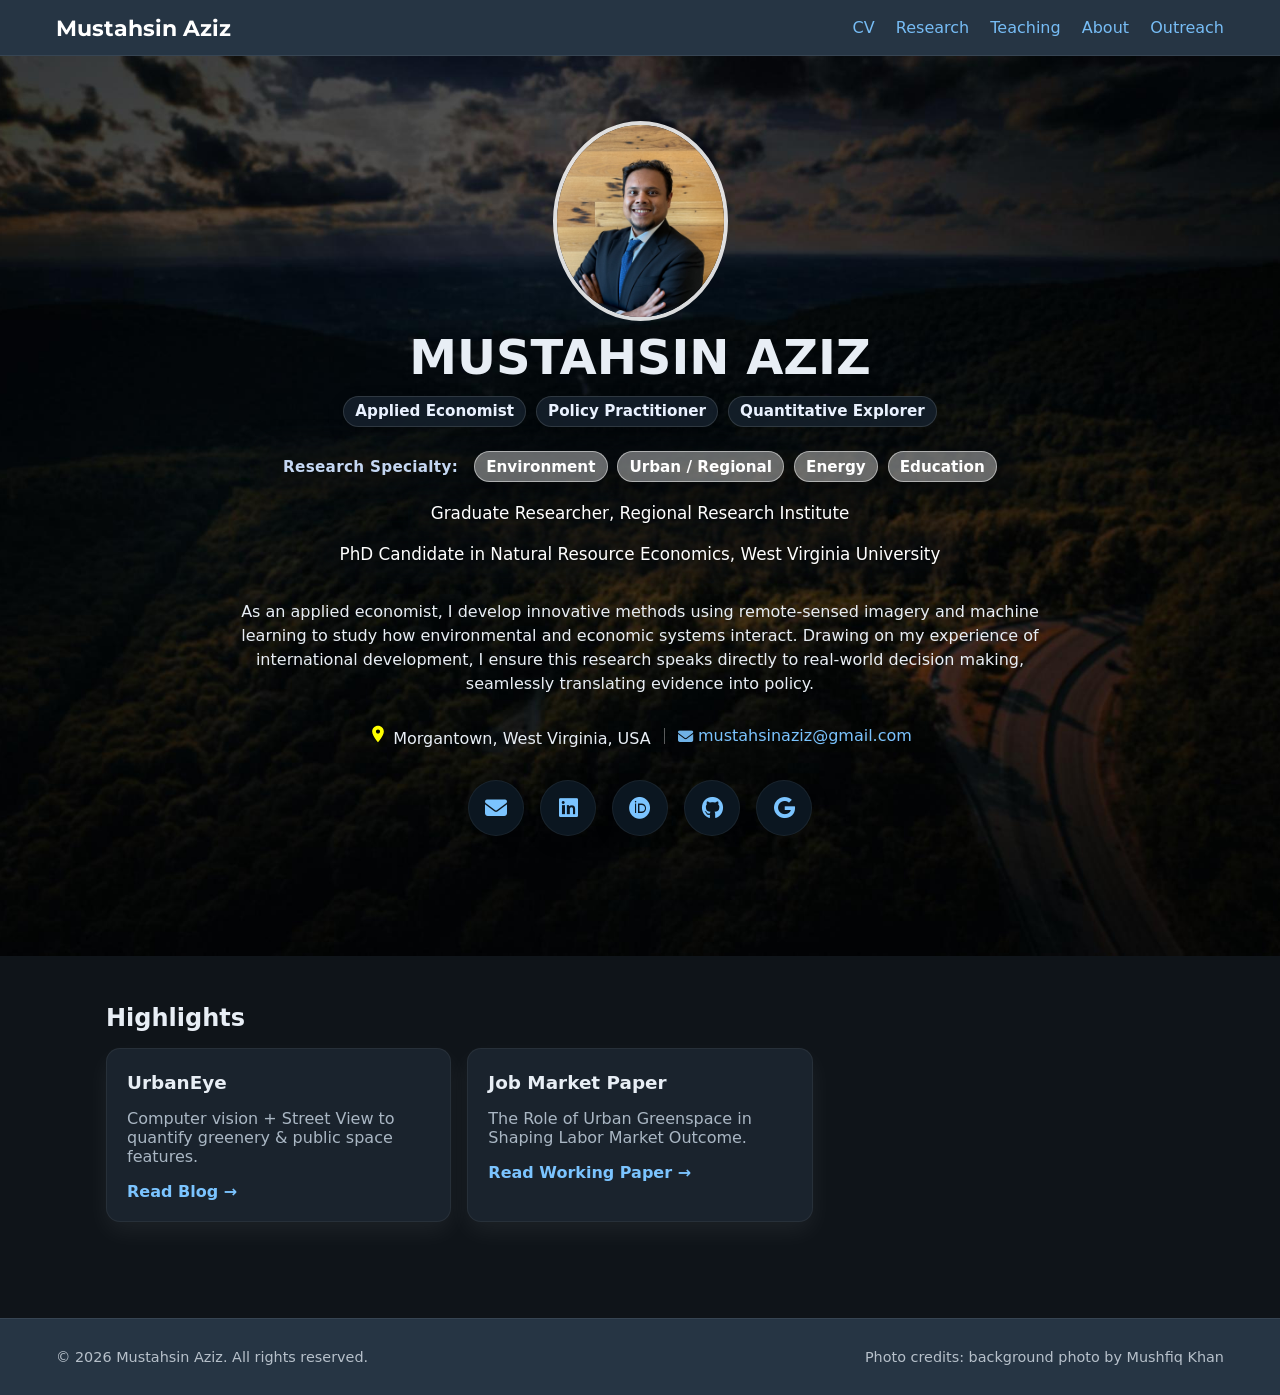
<file: index.html>
<!doctype html>
<html lang="en">



<head>
  <meta charset="utf-8">
  <meta name="viewport" content="width=device-width,initial-scale=1">
  <title>Mustahsin Aziz — Home</title>
  <link rel="stylesheet" href="https://cdnjs.cloudflare.com/ajax/libs/font-awesome/6.5.1/css/all.min.css" 
        integrity="sha512-DTOQO9RWCH3ppGqcWaEA1BIZOC6xxalwEsw9c2QQeAIftl+Vegovlnee1c9QX4TctnWMn13TZye+giMm8e2LwA==" 
        crossorigin="anonymous" referrerpolicy="no-referrer" />
<!-- Favicon -->
<link rel="icon" href="/favicon.ico" sizes="any">
<link rel="icon" type="image/png" href="/favicon.png" sizes="32x32">
<link rel="apple-touch-icon" href="/apple-touch-icon.png">
  <link rel="stylesheet" href="assets/styles.css">
</head>
<body>

<header class="site-header">
  <nav class="nav">
    <a class="brand" href="index.html">Mustahsin Aziz</a>
    <div class="links">
      <a href="cv.html">CV</a>
      <a href="portfolio.html">Research</a>
      <a href="contact.html">Teaching</a>
      <a href="about.html">About</a>
      <a href="blogs.html">Outreach</a>
    </div>
  </nav>
</header>

<main>
  <section class="hero">
    <div class="hero-inner">
      <img class="avatar" src="images/avatar.jpg" alt="Photo of Mustahsin Aziz (avatar)">
      <h1>MUSTAHSIN AZIZ</h1>
      <!-- Tags (no title) -->
      <div class="hero-tags">
        <span class="chip">Applied Economist</span>
        <span class="chip">Policy Practitioner</span>
        <span class="chip">Quantitative Explorer</span>
      </div>
      
      <!-- Research Specialty (with title) -->
      <div class="hero-specialties">
        <span class="label">Research Specialty:</span>
        <span class="chip ghost">Environment</span>
        <span class="chip ghost">Urban / Regional</span>
        <span class="chip ghost">Energy</span>
        <span class="chip ghost">Education</span>
      </div>
      
      <!-- Designations (no titles) -->
      <p class="hero-designation">Graduate Researcher, Regional Research Institute</p>
      <p class="hero-designation">PhD Candidate in Natural Resource Economics, West Virginia University</p>
      <div class="intro-panel">
        As an applied economist, I develop innovative methods using remote-sensed imagery and machine learning to study how environmental and economic systems interact. Drawing on my experience of international development, I ensure this research speaks directly to real-world decision making, seamlessly translating evidence into policy.
      </div>
      <div class="meta">
        <span>
          <svg xmlns="http://www.w3.org/2000/svg" width="20" height="20" viewBox="0 0 24 24" fill="yellow">
            <path d="M12 2C8.14 2 5 5.14 5 9c0 5.25 7 13 7 13s7-7.75 7-13c0-3.86-3.14-7-7-7zm0 9.5
                     c-1.38 0-2.5-1.12-2.5-2.5s1.12-2.5 2.5-2.5 2.5 1.12 2.5 2.5-1.12 2.5-2.5 2.5z"/>
          </svg>
          Morgantown, West Virginia, USA
        </span>
          <span class="email">
            <a href="mailto:yourname@email.com">mustahsinaziz@gmail.com</a>
          </span>
      </div> 
      
      <div class="social" aria-label="Social links">
        <a class="social-btn" href="mailto:mustahsniaziz@gmail.com" title="Email">
          <i class="fa-solid fa-envelope"></i>
        </a>
        <a class="social-btn" href="https://www.linkedin.com/in/mustahsinaziz" target="_blank" rel="noopener" title="LinkedIn">
          <i class="fa-brands fa-linkedin"></i>
        </a>
        <a class="social-btn" href="https://orcid.org/0000-0001-7702-624X" target="_blank" rel="noopener" title="ORCID">
          <i class="fa-brands fa-orcid"></i>
        </a>
        <a class="social-btn" href="https://github.com/MustahsinAziz" target="_blank" rel="noopener" title="GitHub">
          <i class="fa-brands fa-github"></i>
        </a>
        <!-- Font Awesome doesn't have Google Scholar; using Google icon as before -->
        <a class="social-btn" href="https://scholar.google.com/citations?user=brQG7xMAAAAJ&hl=en" target="_blank" rel="noopener" title="Google Scholar">
          <i class="fa-brands fa-google"></i>
        </a>
      </div>
    
      
  </section>

  <section class="section">
  <h2>Highlights</h2>
  <div class="grid">
    <article class="card">
      <h3>UrbanEye</h3>
      <p class="muted">Computer vision + Street View to quantify greenery & public space features.</p>
      <a class="link" href="assets/blogs/Aziz_urban_eye_blog1_1.pdf">Read Blog →</a>
    </article>

    <article class="card">
      <h3>Job Market Paper</h3>
      <p class="muted">The Role of Urban Greenspace in Shaping Labor Market Outcome.</p>
      <a class="link" href="assets/blogs/Aziz_JMP.pdf" target="_blank" rel="noopener">Read Working Paper →</a>
    </article>
  </div>
</section>
</main>

<footer class="site-footer">
  <div class="inner">
    <p class="small">© <span id="year"></span> Mustahsin Aziz. All rights reserved.</p>
    <p class="small">Photo credits: background photo by Mushfiq Khan</p>
  </div>
</footer>
<script src="assets/site.js"></script>

</body>
</html>
</file>
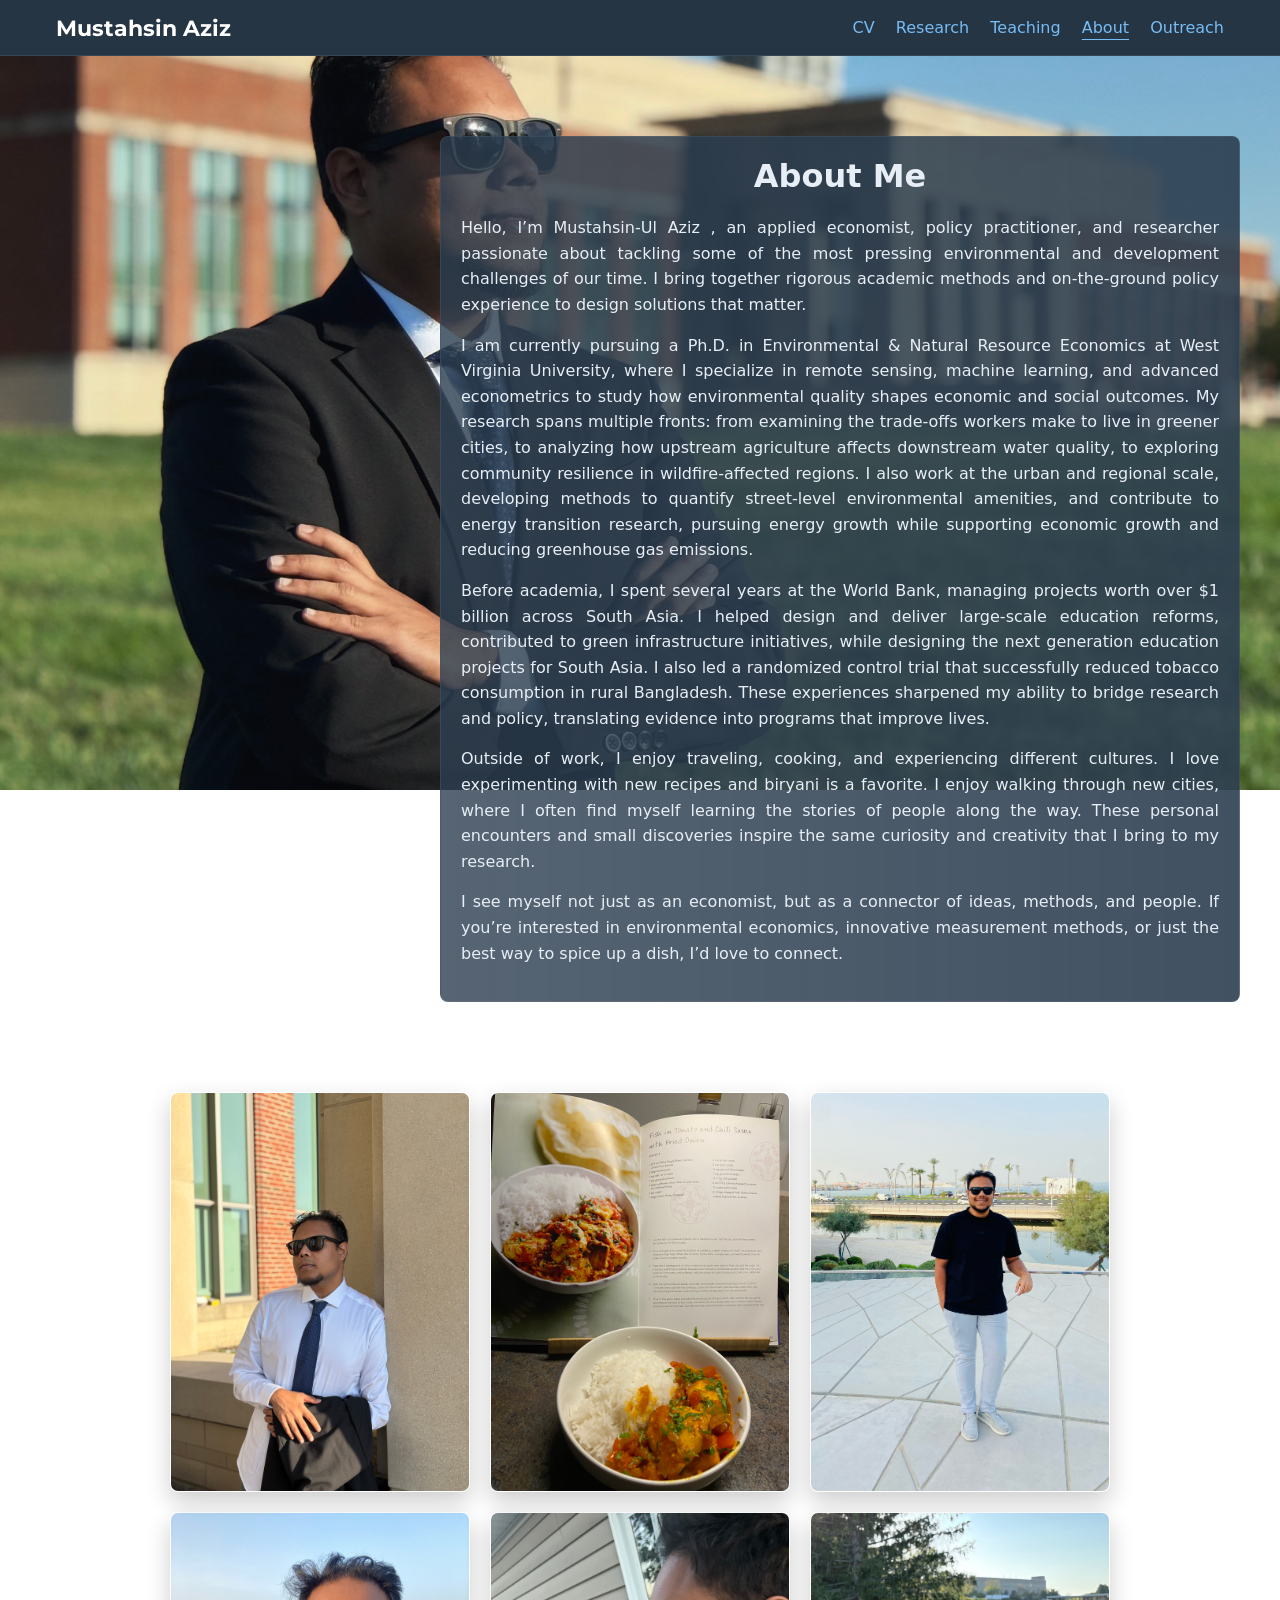
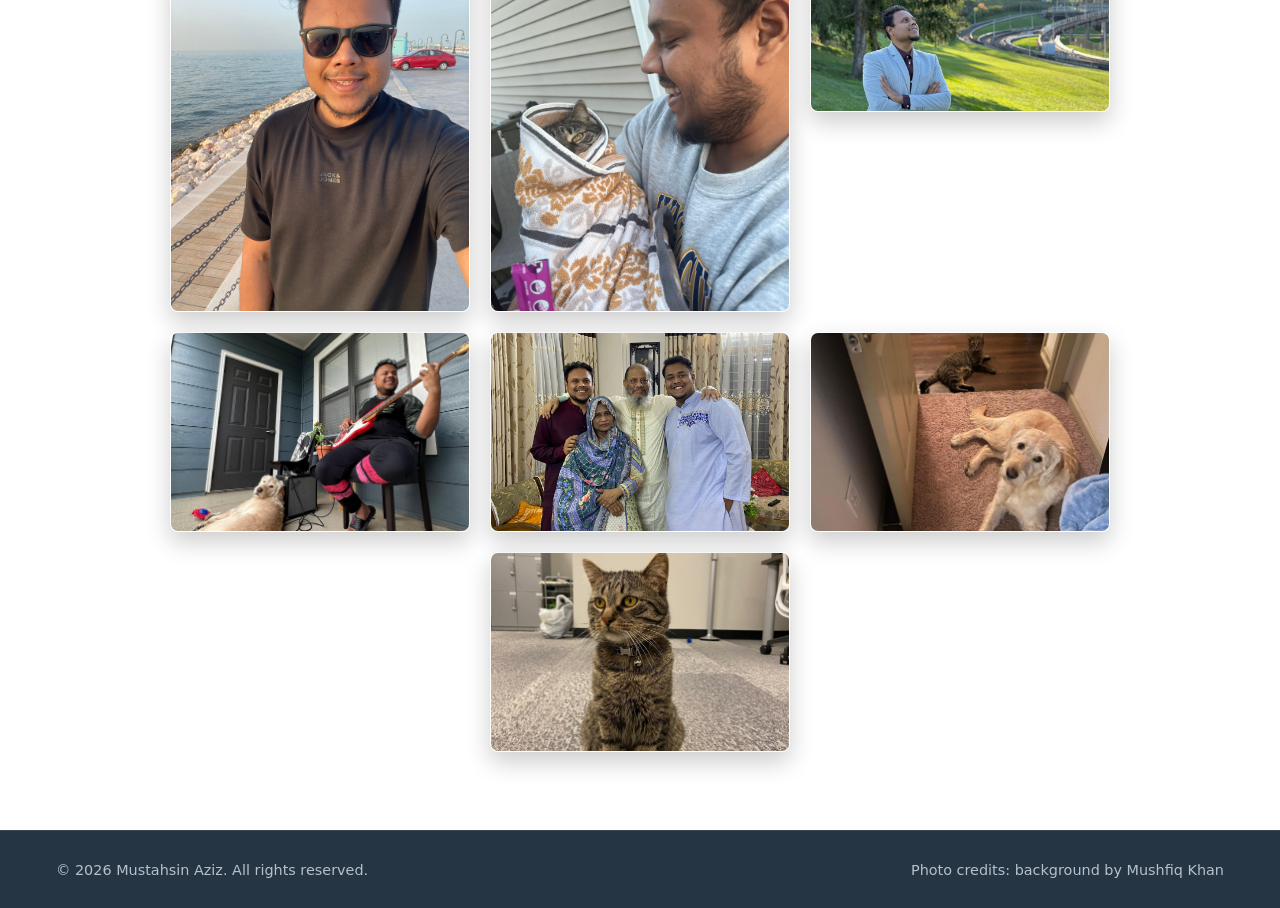
<file: about.html>
<!doctype html>
<html lang="en">
<head>
  <meta charset="utf-8">
  <meta name="viewport" content="width=device-width,initial-scale=1">
  <title>About — Mustahsin Aziz</title>
  <link rel="icon" href="/favicon.ico" sizes="any">
  <link rel="icon" type="image/png" href="/favicon.png" sizes="32x32">
  <link rel="apple-touch-icon" href="/apple-touch-icon.png">
  <link rel="stylesheet" href="assets/styles.css">
</head>
<body class="page-about">

  <!-- Page-wide overlay wrapper (enables scroll darkening) -->
  <div class="page-overlay" id="pageOverlay">

    <!-- Keep your global nav -->
    <header class="site-header">
      <nav class="nav">
        <a class="brand" href="index.html">Mustahsin Aziz</a>
        <div class="links">
          <a href="cv.html">CV</a>
          <a href="portfolio.html">Research</a>
          <a href="contact.html">Teaching</a>
          <a href="about.html" aria-current="page">About</a>
          <a href="blogs.html">Outreach</a>
          
        </div>
      </nav>
    </header>

    <main>
      <!-- About text panel (right side), matching personal.html -->
      <section class="about-section">
        <div class="about-text">
          <h2>About Me</h2>
          <p>Hello, I’m Mustahsin-Ul Aziz , an applied economist, policy practitioner, and researcher passionate about tackling some of the most pressing environmental and development challenges of our time. I bring together rigorous academic methods and on-the-ground policy experience to design solutions that matter.</p>
          <p>I am currently pursuing a Ph.D. in Environmental & Natural Resource Economics at West Virginia University, where I specialize in remote sensing, machine learning, and advanced econometrics to study how environmental quality shapes economic and social outcomes. My research spans multiple fronts: from examining the trade-offs workers make to live in greener cities, to analyzing how upstream agriculture affects downstream water quality, to exploring community resilience in wildfire-affected regions. I also work at the urban and regional scale, developing methods to quantify street-level environmental amenities, and contribute to energy transition research, pursuing energy growth while supporting economic growth and reducing greenhouse gas emissions.</p>
          <p>Before academia, I spent several years at the World Bank, managing projects worth over $1 billion across South Asia. I helped design and deliver large-scale education reforms, contributed to green infrastructure initiatives, while designing the next generation education projects for South Asia. I also led a randomized control trial that successfully reduced tobacco consumption in rural Bangladesh. These experiences sharpened my ability to bridge research and policy, translating evidence into programs that improve lives.</p>
          <p>Outside of work, I enjoy traveling, cooking, and experiencing different cultures. I love experimenting with new recipes and biryani is a favorite. I enjoy walking through new cities, where I often find myself learning the stories of people along the way. These personal encounters and small discoveries inspire the same curiosity and creativity that I bring to my research.</p>
          <p>I see myself not just as an economist, but as a connector of ideas, methods, and people. If you’re interested in environmental economics, innovative measurement methods, or just the best way to spice up a dish, I’d love to connect.</p>
        </div>
      </section>

      <!-- Photo grid + hover captions (same layout/behavior) -->
      <section class="photo-gallery">
        
        <div class="gallery-item tall">
          <img src="assets/personal/IMG_7236.jpg" alt="Post Presentation">
          <div class="caption-box"><div class="caption-text">Post Presentation</div></div>
        </div>

        <div class="gallery-item tall">
          <img src="assets/personal/IMG_6897.jpg" alt="Fish Dopiaza">
          <div class="caption-box"><div class="caption-text">Fish Dopiaza</div></div>
        </div>

        <div class="gallery-item tall">
          <img src="assets/personal/top1.jpg" alt="Doha">
          <div class="caption-box"><div class="caption-text">Doha</div></div>
        </div>

        <div class="gallery-item tall">
          <img src="assets/personal/IMG_6599.jpg" alt="Doha">
          <div class="caption-box"><div class="caption-text">Doha</div></div>
        </div>

        <div class="gallery-item tall">
          <img src="assets/personal/finn3.jpeg" alt="Finn">
          <div class="caption-box"><div class="caption-text">Finn</div></div>
        </div>

        <div class="gallery-item">
          <img src="assets/personal/IMG_7169.jpg" alt="Morgantown">
          <div class="caption-box"><div class="caption-text">Morgantown</div></div>
        </div>

        <div class="gallery-item">
          <img src="assets/personal/personal1.jpeg" alt="Bax and Bass">
          <div class="caption-box"><div class="caption-text">Bax and Bass</div></div>
        </div>
        
        <div class="gallery-item">
          <img src="assets/personal/IMG_6513.jpg" alt="My Family">
          <div class="caption-box"><div class="caption-text">My Family</div></div>
        </div>

        <div class="gallery-item">
          <img src="assets/personal/personal2.jpeg" alt="Bax and Finn">
          <div class="caption-box"><div class="caption-text">Bax and Finn</div></div>
        </div>

        <div class="gallery-item">
          <img src="assets/personal/personal3.jpeg" alt="Finn">
          <div class="caption-box"><div class="caption-text">Finn!</div></div>
        </div>
      </section>
    </main>

    <!-- Keep your global footer -->
    <footer class="site-footer">
      <div class="inner">
        <p class="small">© <span id="year"></span> Mustahsin Aziz. All rights reserved.</p>
        <p class="small">Photo credits: background by Mushfiq Khan</p>
      </div>
    </footer>

  </div><!-- /.page-overlay -->

  <!-- Page-specific scroll effect: darken overlay slightly when scrolled -->
  <script>
    const pageOverlay = document.getElementById('pageOverlay');
    window.addEventListener('scroll', () => {
      if (window.scrollY > 50) pageOverlay.classList.add('dark-overlay');
      else pageOverlay.classList.remove('dark-overlay');
    });
  </script>
  <script src="assets/site.js"></script>
</body>
</html>
</file>
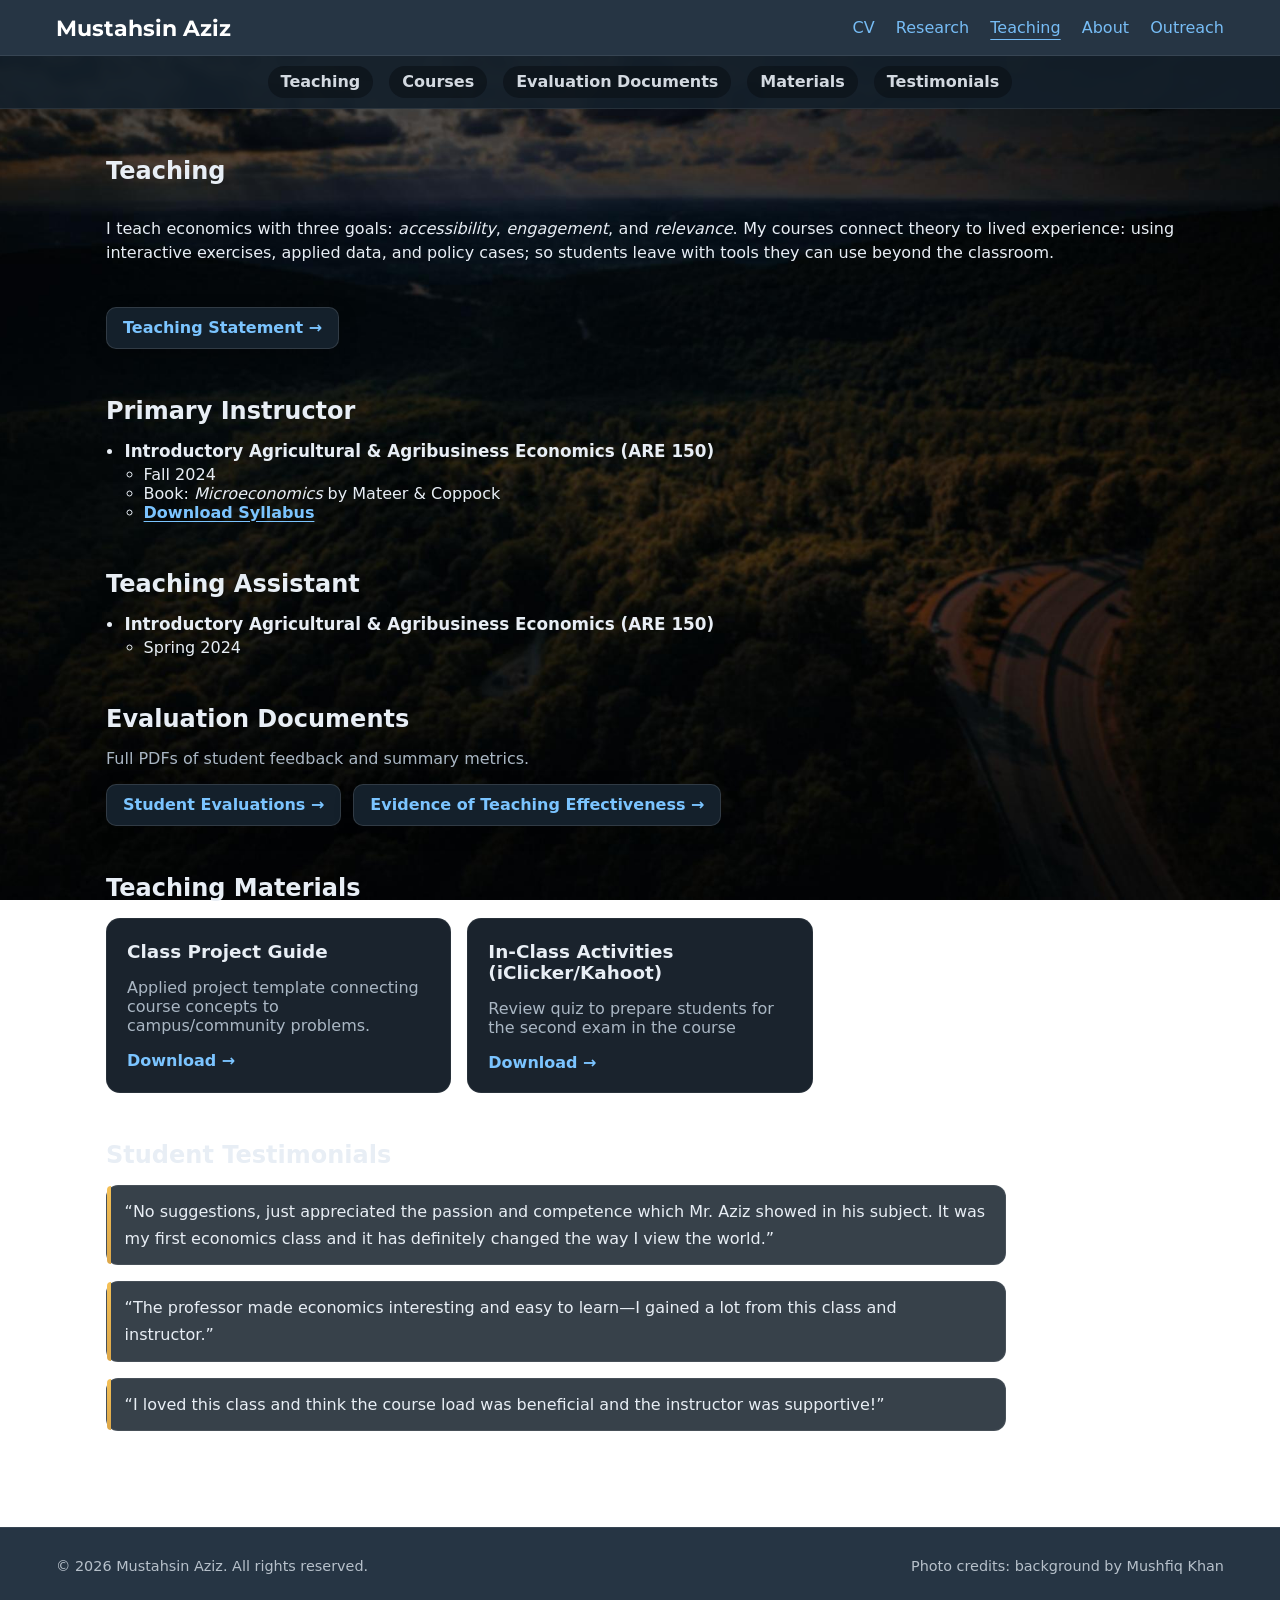
<file: contact.html>
<!doctype html>
<html lang="en">
<head>
  <meta charset="utf-8">
  <meta name="viewport" content="width=device-width,initial-scale=1">
  <title>Teaching — Mustahsin Aziz</title>
  <link rel="icon" href="/favicon.ico" sizes="any">
  <link rel="icon" type="image/png" href="/favicon.png" sizes="32x32">
  <link rel="apple-touch-icon" href="/apple-touch-icon.png">
  <link rel="stylesheet" href="assets/styles.css">
</head>
<body class="page-teaching">

<header class="site-header">
  <nav class="nav">
    <a class="brand" href="index.html">Mustahsin Aziz</a>
    <div class="links">
      <a href="cv.html">CV</a>
      <a href="portfolio.html">Research</a>
      <a href="contact.html" aria-current="page">Teaching</a>
      <a href="about.html">About</a>
      <a href="blogs.html">Outreach</a>
    </div>
  </nav>
</header>

<!-- Sub-nav -->
<nav class="subnav">
  <a href="#t-overview">Teaching</a>
  <a href="#t-courses">Courses</a>
  <a href="#t-evaldocs">Evaluation Documents</a>
  <a href="#t-materials">Materials</a>
  <a href="#t-testimonials">Testimonials</a>
</nav>

<main>

  <!-- ===== Overview ===== -->
  <section id="t-overview" class="section anchor-section">
    <h1>Teaching</h1>
    <p class="intro-panel teaching-intro">
      I teach economics with three goals: <em>accessibility</em>, <em>engagement</em>, and <em>relevance</em>.
      My courses connect theory to lived experience: using interactive exercises, applied data, and policy cases;
      so students leave with tools they can use beyond the classroom.
    </p>
    <p>
      <a class="btn-card" href="assets/teaching/Aziz_teaching_statement.pdf" target="_blank" rel="noopener">
        Teaching Statement →
      </a>
    </p>
   
  </section>

<!-- ===== Courses ===== -->
  <section id="t-courses" class="section anchor-section">
    <h1>Primary Instructor</h1>

    <ul class="course-list">
      <li>
        <h3> Introductory Agricultural & Agribusiness Economics (ARE 150)</h3>
        <ul>
          <li>Fall 2024</li>
          <li>Book: <em>Microeconomics</em> by Mateer &amp; Coppock</li>
          <li>
            <a class="link-download" href="assets/teaching/ARE_150_Syllabus_Aug24.pdf" target="_blank" rel="noopener">Download Syllabus</a>
          </li>
        </ul>
      </li>

  </section>

  <section id="t-courses" class="section anchor-section">
    <h1>Teaching Assistant</h1>

    <ul class="course-list">
      <li>
        <h3> Introductory Agricultural & Agribusiness Economics (ARE 150)</h3>
        <ul>
          <li>Spring 2024</li>
        </ul>
      </li>

  </section>

  <!-- ===== Evaluation Documents (buttons only) ===== -->
  <section id="t-evaldocs" class="section anchor-section">
    <h1>Evaluation Documents</h1>
    <p class="muted">Full PDFs of student feedback and summary metrics.</p>
    <div class="eval-actions">
      <a class="btn-card" href="assets/teaching/ARE_150_student_evals.pdf" target="_blank" rel="noopener">
        Student Evaluations →
      </a>
      <a class="btn-card" href="assets/teaching/Aziz_evidence_of_teaching_effectiveness.pdf" target="_blank" rel="noopener">
        Evidence of Teaching Effectiveness →
      </a>
    </div>
  </section>

  <!-- ===== Materials ===== -->
  <section id="t-materials" class="section anchor-section">
    <h1>Teaching Materials</h1>

    <div class="grid">
      <article class="card">
        <h3>Class Project Guide</h3>
        <p class="muted">Applied project template connecting course concepts to campus/community problems.</p>
        <a class="pub-link" href="assets/teaching/project_prompt_guide.pdf" target="_blank" rel="noopener">Download →</a>
      </article>

      <article class="card">
        <h3>In-Class Activities (iClicker/Kahoot)</h3>
        <p class="muted">Review quiz to prepare students for the second exam in the course</p>
        <a class="pub-link" href="assets/teaching/Exam 2 Review.pdf" target="_blank" rel="noopener">Download →</a>
      </article>
      
  </section>

  <!-- ===== Testimonials ===== -->
  <section id="t-testimonials" class="section anchor-section">
    <h1>Student Testimonials</h1>
    <div class="testimonials">
      <blockquote class="pull-quote">
        “No suggestions, just appreciated the passion and competence which Mr. Aziz showed in his subject.
        It was my first economics class and it has definitely changed the way I view the world.”
      </blockquote>

      <blockquote class="pull-quote">
        “The professor made economics interesting and easy to learn—I gained a lot from this class and instructor.”
      </blockquote>

      <blockquote class="pull-quote">
        “I loved this class and think the course load was beneficial and the instructor was supportive!”
      </blockquote>
    </div>
  </section>

</main>

<footer class="site-footer">
  <div class="inner">
    <p class="small">© <span id="year"></span> Mustahsin Aziz. All rights reserved.</p>
    <p class="small">Photo credits: background by Mushfiq Khan</p>
  </div>
</footer>

<script src="assets/site.js"></script>
</body>
</html>
</file>
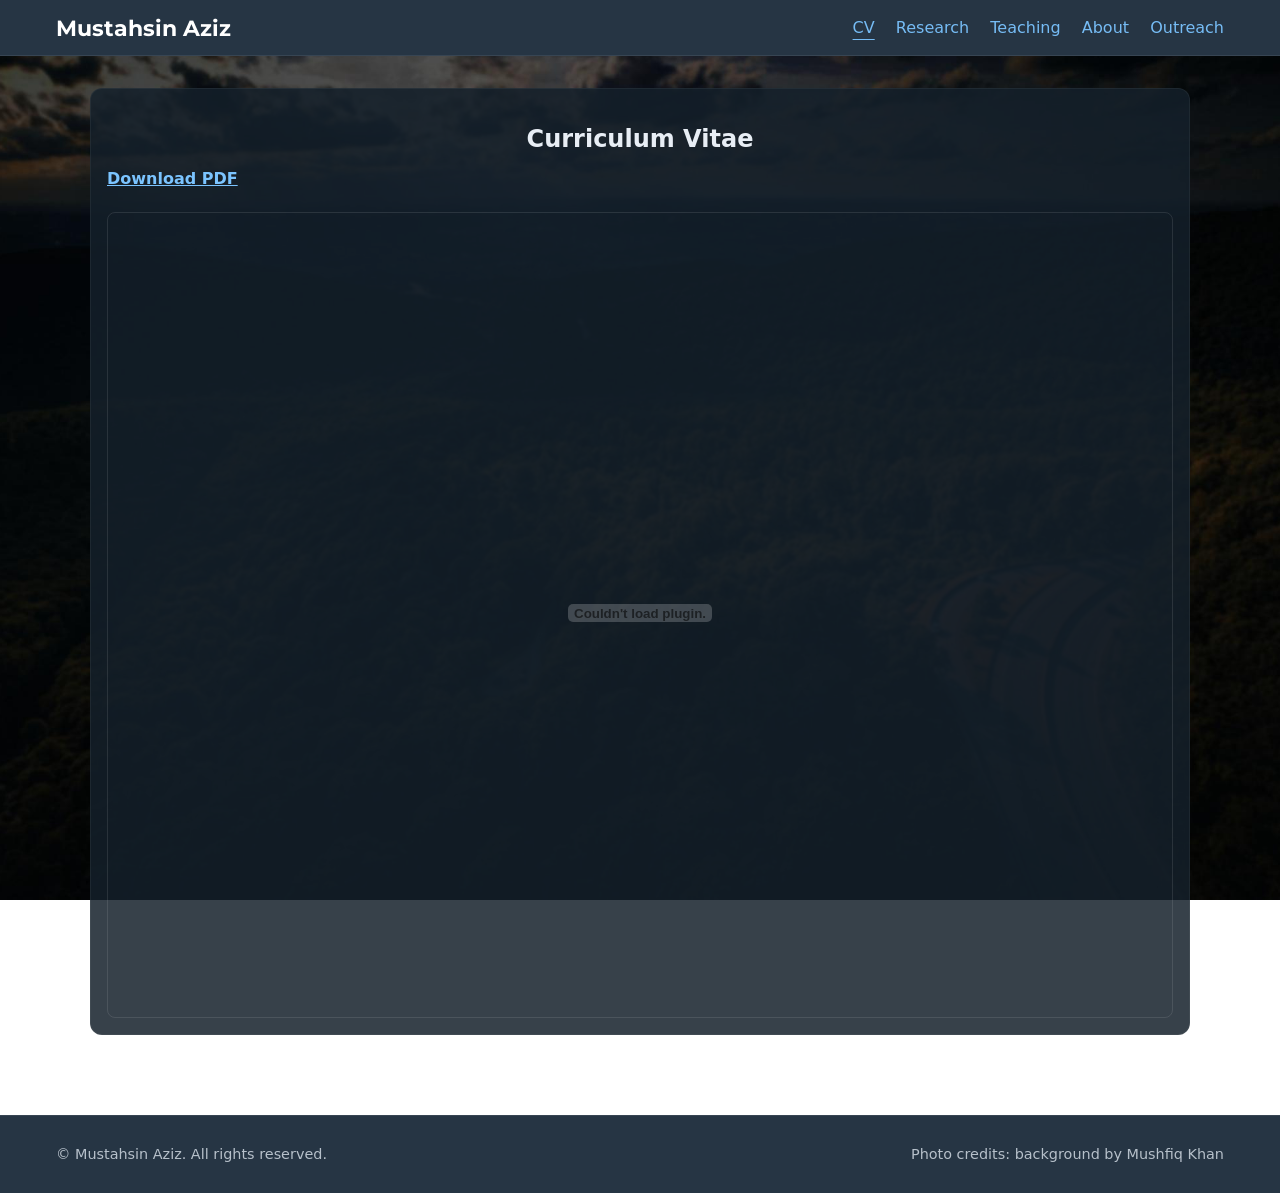
<file: cv.html>
<!doctype html>
<html lang="en">
<head>
  <meta charset="utf-8">
  <meta name="viewport" content="width=device-width,initial-scale=1">
  <title>Curriculum Vitae — Mustahsin Aziz</title>
  <link rel="icon" href="/favicon.ico" sizes="any">
  <link rel="icon" type="image/png" href="/favicon.png" sizes="32x32">
  <link rel="apple-touch-icon" href="/apple-touch-icon.png">
  <link rel="stylesheet" href="assets/styles.css">
</head>
<body class="page-cv">

  <!-- Header -->
  <header class="site-header">
    <nav class="nav">
      <a class="brand" href="index.html">Mustahsin Aziz</a>
      <div class="links">
        <a href="cv.html" aria-current="page">CV</a>
        <a href="portfolio.html">Research</a>
        <a href="contact.html">Teaching</a>
        <a href="about.html">About</a>
        <a href="blogs.html">Outreach</a>
        
      </div>
    </nav>
  </header>

  <!-- Main CV content -->
  <main>
    <section class="cv-section">
      <h1>Curriculum Vitae</h1>
      <p><a href="assets/personal/MustahsinAziz_CV.pdf" target="_blank">Download PDF</a></p>

      <!-- Embedded PDF -->
      <div class="cv-embed">
        <embed src="assets/personal/MustahsinAziz_CV.pdf" type="application/pdf" width="100%" height="800px">
      </div>
    </section>
  </main>

  <!-- Footer -->
  <footer class="site-footer">
    <div class="inner">
      <p class="small">© <span id="year"></span> Mustahsin Aziz. All rights reserved.</p>
      <p class="small">Photo credits: background by Mushfiq Khan</p>
    </div>
  </footer>

</body>
</html>
</file>
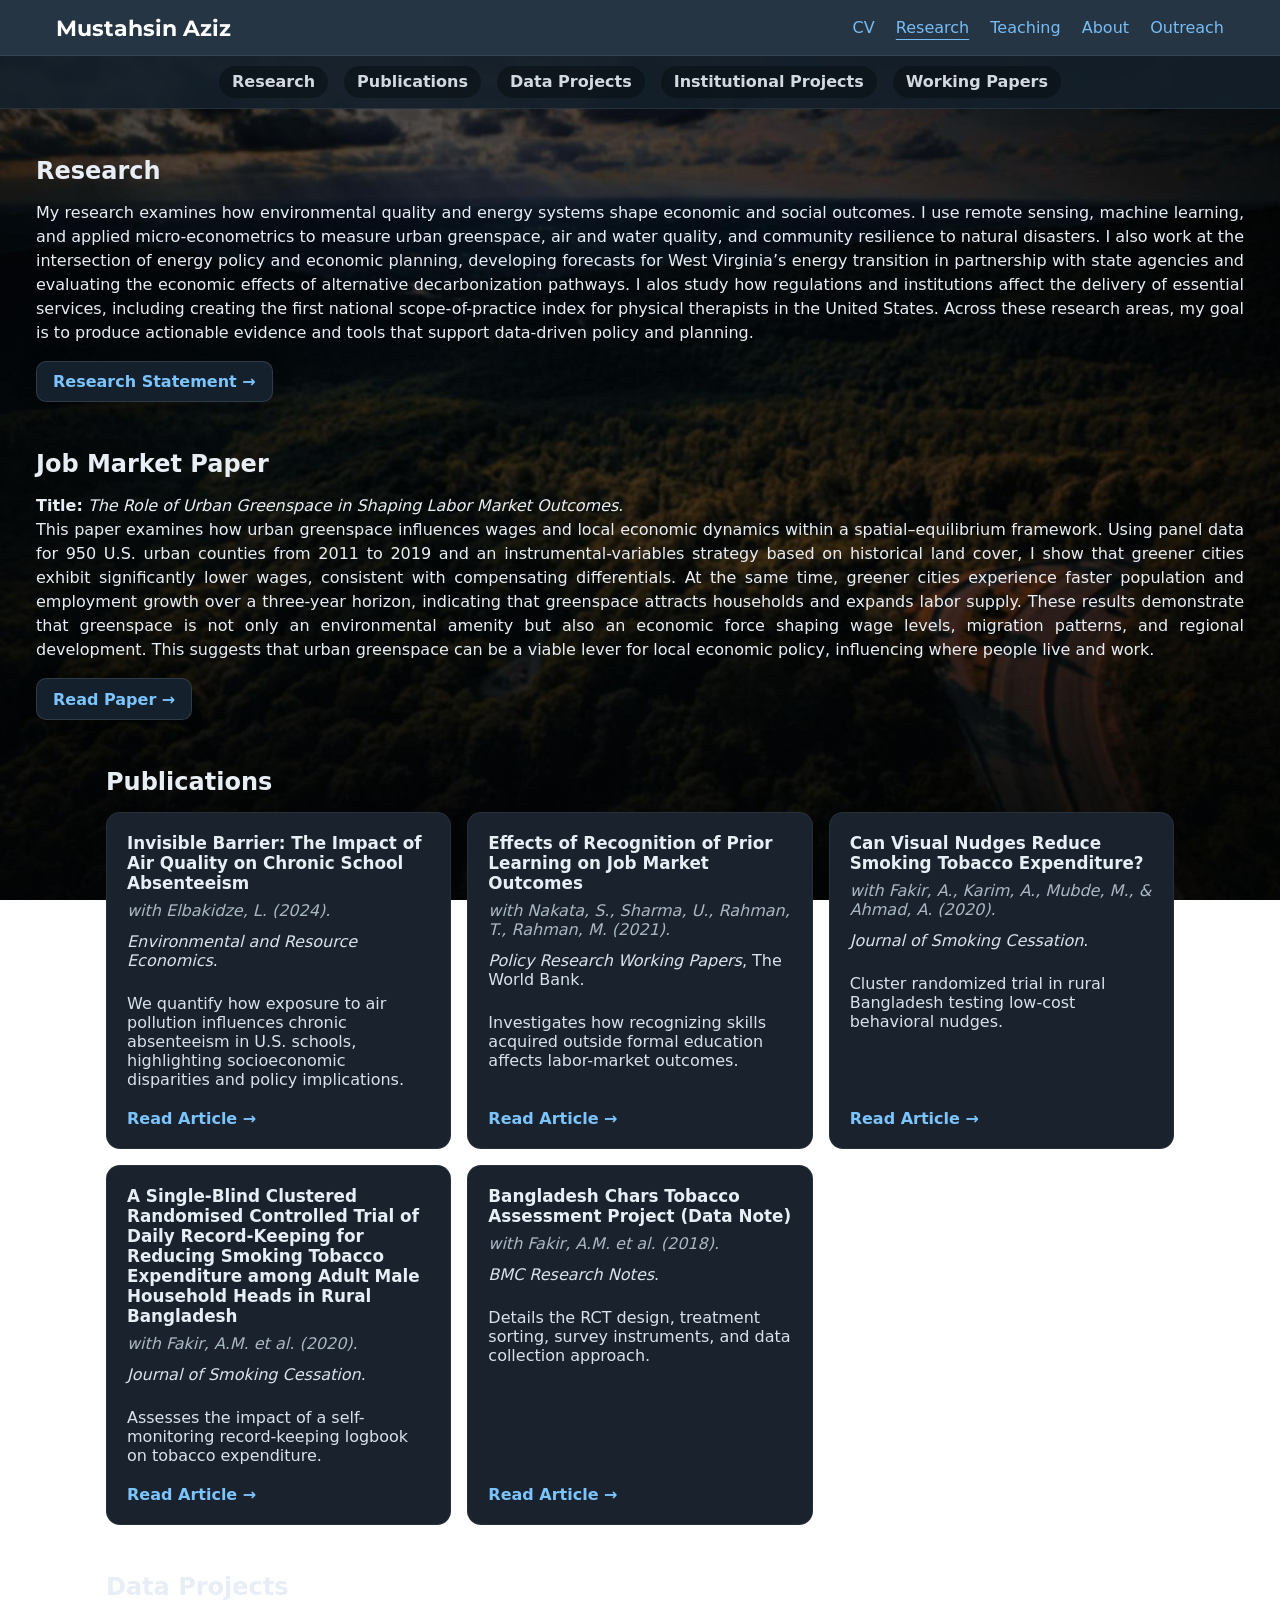
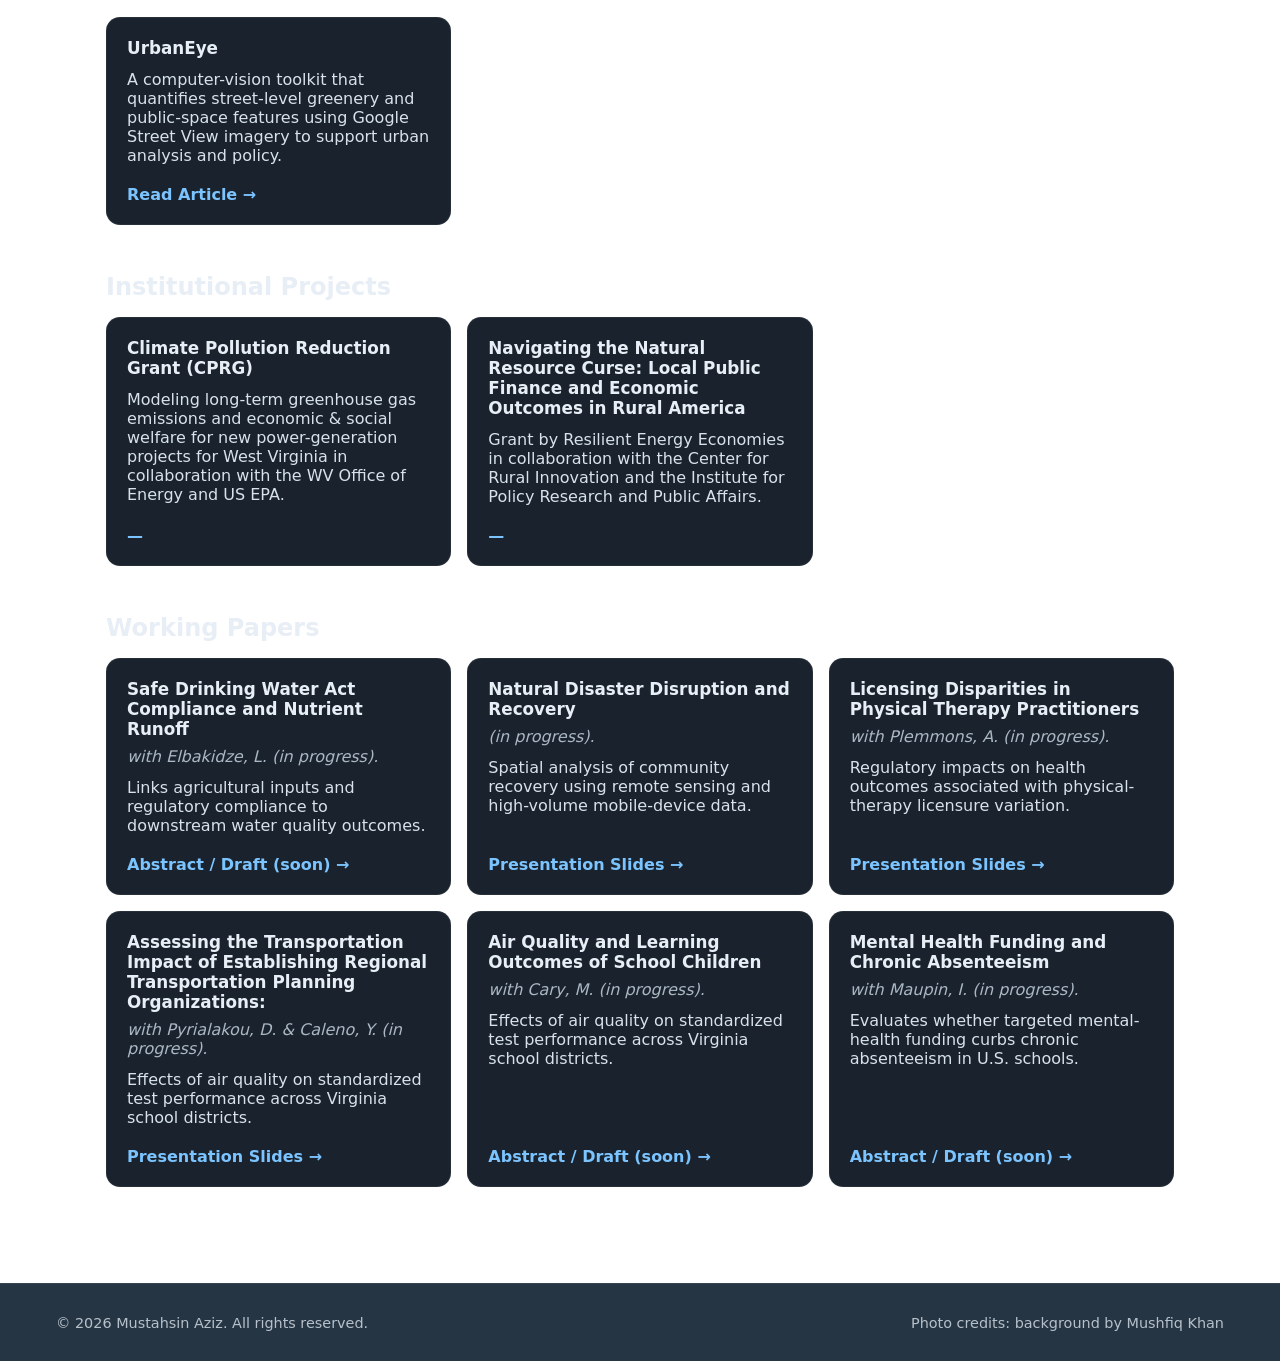
<file: portfolio.html>
<!doctype html>
<html lang="en">
<head>
  <meta charset="utf-8">
  <meta name="viewport" content="width=device-width,initial-scale=1">
  <title>Portfolio — Mustahsin Aziz</title>
  <link rel="icon" href="/favicon.ico" sizes="any">
  <link rel="icon" type="image/png" href="/favicon.png" sizes="32x32">
  <link rel="apple-touch-icon" href="/apple-touch-icon.png">
  <link rel="stylesheet" href="assets/styles.css">
</head>
<body class="page-portfolio">

<header class="site-header">
  <nav class="nav">
    <a class="brand" href="index.html">Mustahsin Aziz</a>
    <div class="links">
      <a href="cv.html">CV</a>
      <a href="portfolio.html" aria-current="page">Research</a>
      <a href="contact.html">Teaching</a>
      <a href="about.html">About</a>
      <a href="blogs.html">Outreach</a>
    </div>
  </nav>
</header>

<!-- Sub-nav (section bar) -->
<nav class="subnav">
  <a href="#overview">Research</a>
  <a href="#pubs">Publications</a>
  <a href="#data">Data Projects</a>
  <a href="#intproj">Institutional Projects</a>
  <a href="#working">Working Papers</a>
</nav>

<main>

  <!-- ===== Overview / Research intro ===== -->
  <section id="overview" class="section anchor-section">
    <h1>Research</h1>
    <p class="intro-panel">
      My research examines how environmental quality and energy systems shape economic and social outcomes. 
      I use remote sensing, machine learning, and applied micro-econometrics to measure urban greenspace, air and water quality, 
      and community resilience to natural disasters. I also work at the intersection of energy policy and economic planning, developing forecasts
      for West Virginia’s energy transition in partnership with state agencies and evaluating the economic effects of alternative decarbonization pathways. 
      I alos study how regulations and institutions affect the delivery of essential services, including creating the first national scope-of-practice index 
      for physical therapists in the United States. Across these research areas, my goal is to produce actionable evidence and tools that support 
      data-driven policy and planning.
    </p>
   <p>
      <a class="btn-card" href="assets/teaching/Mustahsin_Research_Statement.pdf" target="_blank" rel="noopener">
        Research Statement →
      </a>
    </p>
  </section>

<!-- ===== Job Market Paper ===== -->
<section id="jmp" class="section anchor-section jmp-section">
  <h1>Job Market Paper</h1>
  <p class="intro-panel jmp-intro">
    <strong>Title:</strong> <em>The Role of Urban Greenspace in Shaping Labor Market Outcomes</em>.<br>
    This paper examines how urban greenspace influences wages and local economic dynamics within a spatial–equilibrium framework.
    Using panel data for 950 U.S. urban counties from 2011 to 2019 and an instrumental-variables strategy based on historical land 
    cover, I show that greener cities exhibit significantly lower wages, consistent with compensating differentials. At the same time, 
    greener cities experience faster population and employment growth over a three-year horizon, indicating that greenspace attracts 
    households and expands labor supply. These results demonstrate that greenspace is not only an environmental amenity but also an 
    economic force shaping wage levels, migration patterns, and regional development. This suggests that urban greenspace can be a 
    viable lever for local economic policy, influencing where people live and work. 
  </p>
  <p>
    <a class="btn-card" href="assets/blogs/Aziz_JMP.pdf" target="_blank" rel="noopener">
      Read Paper →
    </a>
  </p>
</section>
  
  <!-- ===== Publications ===== -->
  <section id="pubs" class="section anchor-section">
    <h1>Publications</h1>
    <div class="pub-grid">

      <article class="pub-card">
        <h3 class="pub-title">Invisible Barrier: The Impact of Air Quality on Chronic School Absenteeism</h3>
        <p class="pub-citation"><i>with</i> Elbakidze, L. (2024).</p>
        <p class="pub-abstract"><em>Environmental and Resource Economics</em>.</p>
        <p class="pub-abstract">
          We quantify how exposure to air pollution influences chronic absenteeism in U.S. schools,
          highlighting socioeconomic disparities and policy implications.
        </p>
        <a class="pub-link" href="https://doi.org/10.1007/s10640-024-00943-1" target="_blank" rel="noopener">Read Article →</a>
      </article>

      <article class="pub-card">
        <h3 class="pub-title">Effects of Recognition of Prior Learning on Job Market Outcomes</h3>
        <p class="pub-citation">with Nakata, S., Sharma, U., Rahman, T., Rahman, M. (2021).</p>
        <p class="pub-abstract"><em>Policy Research Working Papers</em>, The World Bank.</p>
        <p class="pub-abstract">
          Investigates how recognizing skills acquired outside formal education affects labor-market outcomes.
        </p>
        <a class="pub-link" href="https://openknowledge.worldbank.org/entities/publication/1813-9450" target="_blank" rel="noopener">Read Article →</a>
      </article>

      <article class="pub-card">
        <h3 class="pub-title">Can Visual Nudges Reduce Smoking Tobacco Expenditure?</h3>
        <p class="pub-citation">with Fakir, A., Karim, A., Mubde, M., &amp; Ahmad, A. (2020).</p>
        <p class="pub-abstract"><em>Journal of Smoking Cessation</em>.</p>
        <p class="pub-abstract">Cluster randomized trial in rural Bangladesh testing low-cost behavioral nudges.</p>
        <a class="pub-link" href="https://doi.org/10.1017/jsc.2020.20" target="_blank" rel="noopener">Read Article →</a>
      </article>

      <article class="pub-card">
        <h3 class="pub-title">
          A Single-Blind Clustered Randomised Controlled Trial of Daily Record-Keeping for Reducing Smoking Tobacco
          Expenditure among Adult Male Household Heads in Rural Bangladesh
        </h3>
        <p class="pub-citation">with Fakir, A.M. et&nbsp;al. (2020).</p>
        <p class="pub-abstract"><em>Journal of Smoking Cessation</em>.</p>
        <p class="pub-abstract">
          Assesses the impact of a self-monitoring record-keeping logbook on tobacco expenditure.
        </p>
        <a class="pub-link" href="https://doi.org/10.1017/jsc.2020.12" target="_blank" rel="noopener">Read Article →</a>
      </article>

      <article class="pub-card">
        <h3 class="pub-title">Bangladesh Chars Tobacco Assessment Project (Data Note)</h3>
        <p class="pub-citation">with Fakir, A.M. et&nbsp;al. (2018).</p>
        <p class="pub-abstract"><em>BMC Research Notes</em>.</p>
        <p class="pub-abstract">
          Details the RCT design, treatment sorting, survey instruments, and data collection approach.
        </p>
        <a class="pub-link" href="https://doi.org/10.1186/s13104-018-4015-0" target="_blank" rel="noopener">Read Article →</a>
      </article>

    </div>
  </section>

  <!-- ===== Data Projects ===== -->
  <section id="data" class="section anchor-section">
    <h1>Data Projects</h1>
    <div class="pub-grid">
      <article class="pub-card">
        <h3 class="pub-title">UrbanEye</h3>
        <p class="pub-abstract">
          A computer-vision toolkit that quantifies street-level greenery and public-space features using
          Google Street View imagery to support urban analysis and policy.
        </p>
        <a class="pub-link" href="assets/blogs/Aziz_urban_eye_blog1_1.pdf" target="_blank" rel="noopener">Read Article →</a>
      </article>
    </div>
  </section>

  <!-- ===== Institutional Projects ===== -->
  <section id="intproj" class="section anchor-section">
    <h1>Institutional Projects</h1>
    <div class="pub-grid">
      <article class="pub-card">
        <h3 class="pub-title">Climate Pollution Reduction Grant (CPRG)</h3>
        <p class="pub-abstract">
          Modeling long-term greenhouse gas emissions and economic &amp; social welfare for new
          power-generation projects for West Virginia in collaboration with the WV Office of Energy and US EPA.
        </p>
        <a class="pub-link" href="#" target="_blank" rel="noopener">—</a>
      </article>

      <article class="pub-card">
        <h3 class="pub-title">
          Navigating the Natural Resource Curse: Local Public Finance and Economic Outcomes in Rural America
        </h3>
        <p class="pub-abstract">
          Grant by Resilient Energy Economies in collaboration with the Center for Rural Innovation and
          the Institute for Policy Research and Public Affairs.
        </p>
        <a class="pub-link" href="#" target="_blank" rel="noopener">—</a>
      </article>
    </div>
  </section>

  <!-- ===== Working Papers ===== -->
  <section id="working" class="section anchor-section">
    <h1>Working Papers</h1>
    <div class="pub-grid">
      <article class="pub-card">
        <h3 class="pub-title">Safe Drinking Water Act Compliance and Nutrient Runoff</h3>
        <p class="pub-citation">with Elbakidze, L. (in progress).</p>
        <p class="pub-abstract">
          Links agricultural inputs and regulatory compliance to downstream water quality outcomes.
        </p>
        <a class="pub-link" href="#" target="_blank" rel="noopener">Abstract / Draft (soon) →</a>
      </article>

      <article class="pub-card">
        <h3 class="pub-title">Natural Disaster Disruption and Recovery</h3>
        <p class="pub-citation">(in progress).</p>
        <p class="pub-abstract">
          Spatial analysis of community recovery using remote sensing and high-volume mobile-device data.
        </p>
        <a class="pub-link" href="assets/blogs/Aziz_Fire_NARSC.pdf" target="_blank" rel="noopener">Presentation Slides →</a>
      </article>

      <article class="pub-card">
        <h3 class="pub-title">Licensing Disparities in Physical Therapy Practitioners</h3>
        <p class="pub-citation">with Plemmons, A. (in progress).</p>
        <p class="pub-abstract">
          Regulatory impacts on health outcomes associated with physical-therapy licensure variation.
        </p>
        <a class="pub-link" href="assets/blogs/PT_Slides_SEA.pdf" target="_blank" rel="noopener">Presentation Slides →</a>
      </article>

      <article class="pub-card">
        <h3 class="pub-title">Assessing the Transportation Impact of Establishing Regional
Transportation Planning Organizations:</h3>
        <p class="pub-citation">with Pyrialakou, D. &  Caleno, Y. (in progress).</p>
        <p class="pub-abstract">
          Effects of air quality on standardized test performance across Virginia school districts.
        </p>
        <a class="pub-link" href="assets/blogs/Aziz_NARSC_Transportation.pdf" target="_blank" rel="noopener">Presentation Slides →</a>
      </article>
      
      <article class="pub-card">
        <h3 class="pub-title">Air Quality and Learning Outcomes of School Children</h3>
        <p class="pub-citation">with Cary, M. (in progress).</p>
        <p class="pub-abstract">
          Effects of air quality on standardized test performance across Virginia school districts.
        </p>
        <a class="pub-link" href="#" target="_blank" rel="noopener">Abstract / Draft (soon) →</a>
      </article>

      <article class="pub-card">
        <h3 class="pub-title">Mental Health Funding and Chronic Absenteeism</h3>
        <p class="pub-citation">with Maupin, I. (in progress).</p>
        <p class="pub-abstract">
          Evaluates whether targeted mental-health funding curbs chronic absenteeism in U.S. schools.
        </p>
        <a class="pub-link" href="#" target="_blank" rel="noopener">Abstract / Draft (soon) →</a>
      </article>
    </div>
  </section>

</main>

<footer class="site-footer">
  <div class="inner">
    <p class="small">© <span id="year"></span> Mustahsin Aziz. All rights reserved.</p>
    <p class="small">Photo credits: background by Mushfiq Khan</p>
  </div>
</footer>

<script src="assets/site.js"></script>
</body>
</html>
</file>
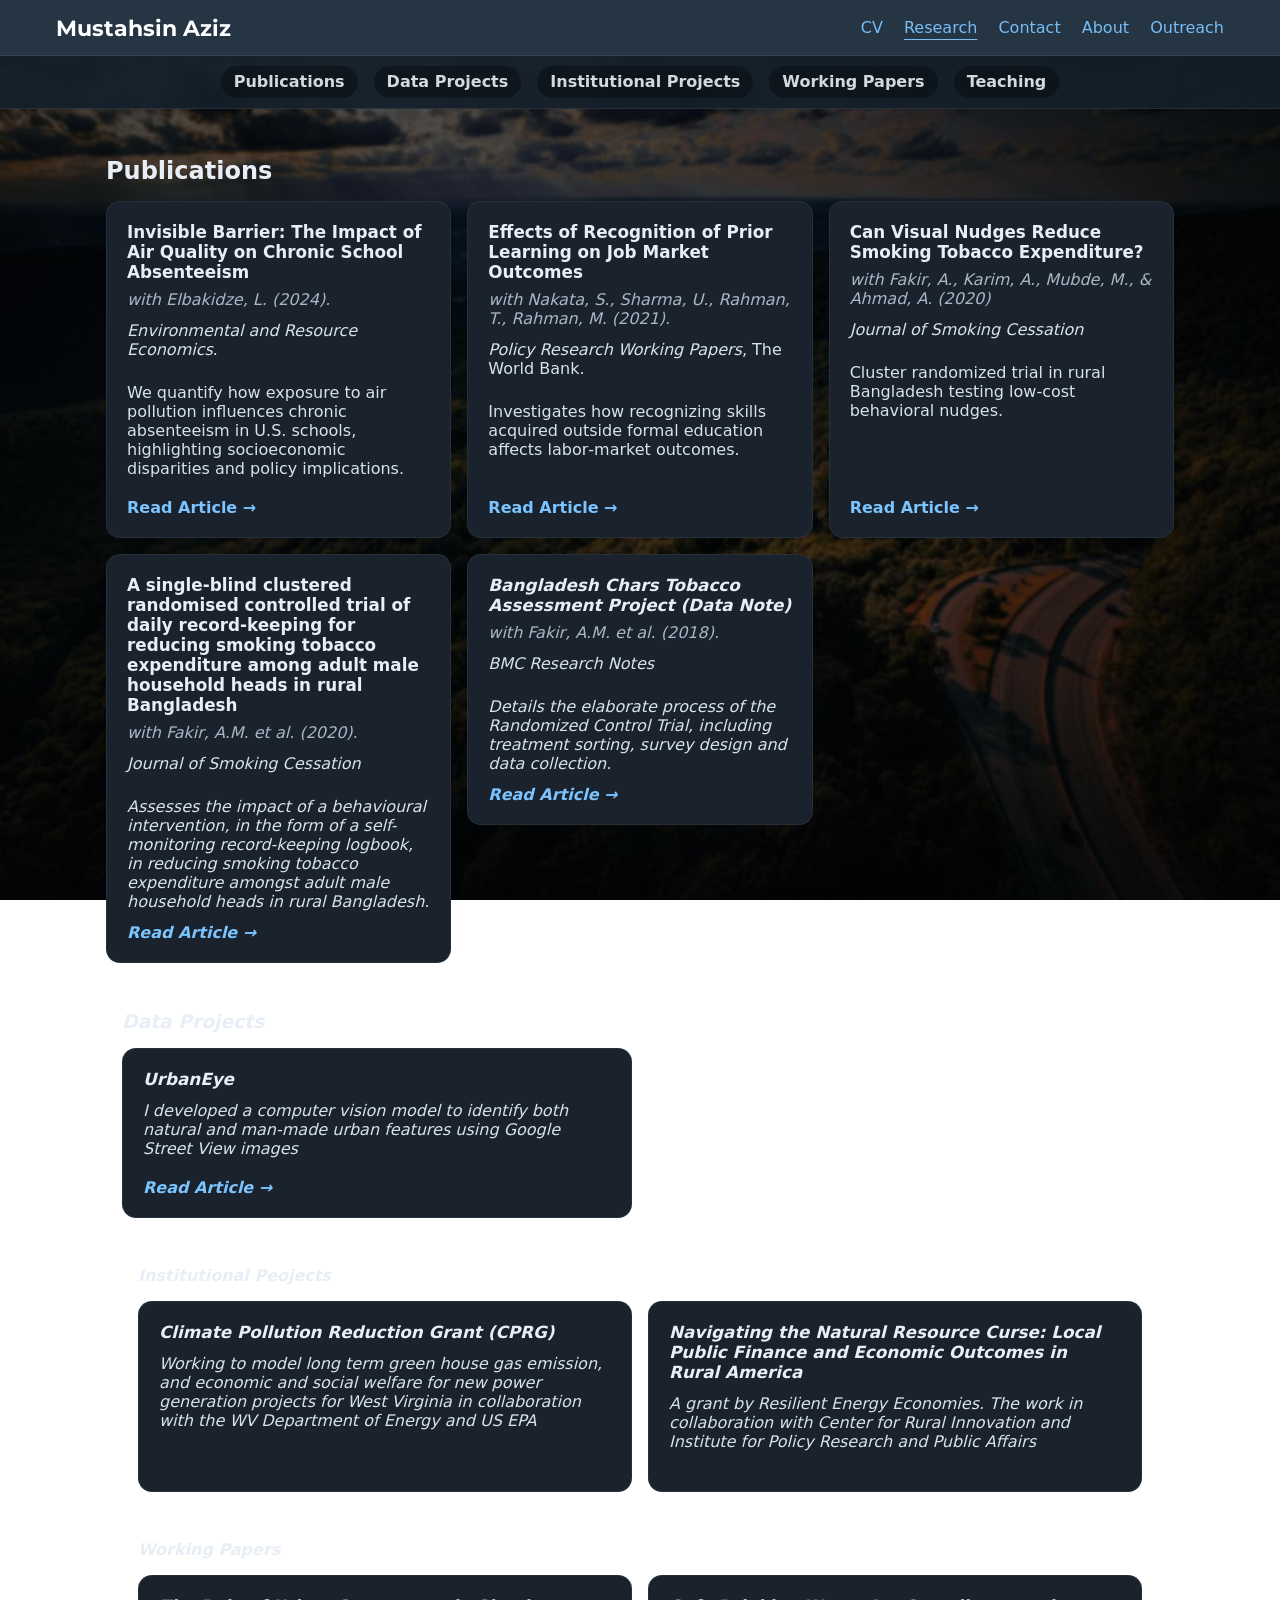
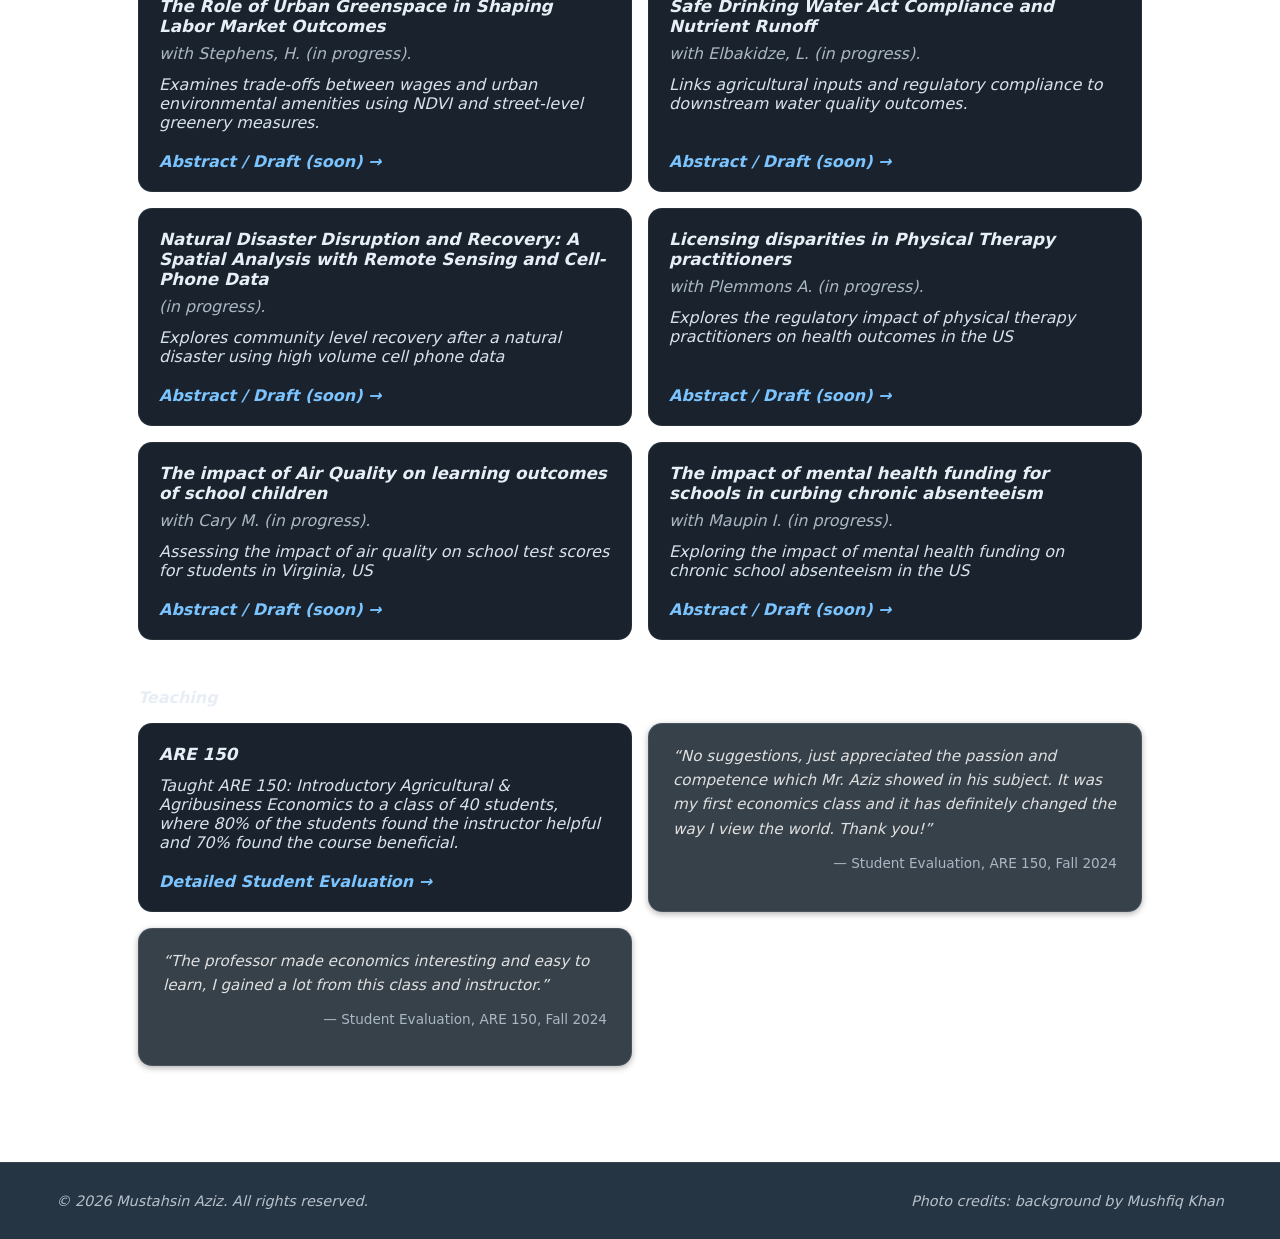
<file: research.html>
<!doctype html>
<html lang="en">
<head>
  <meta charset="utf-8">
  <meta name="viewport" content="width=device-width,initial-scale=1">
  <title>Portfolio — Mustahsin Aziz</title>
  <link rel="icon" href="/favicon.ico" sizes="any">
  <link rel="icon" type="image/png" href="/favicon.png" sizes="32x32">
  <link rel="apple-touch-icon" href="/apple-touch-icon.png">
  <link rel="stylesheet" href="assets/styles.css">
</head>
<body class="page-portfolio">

<header class="site-header">
  <nav class="nav">
    <a class="brand" href="index.html">Mustahsin Aziz</a>
    <div class="links">
      <a href="cv.html">CV</a>
      <a href="research.html" aria-current="page">Research</a>
      <a href="contact.html">Contact</a>
      <a href="about.html">About</a>
      <a href="blogs.html">Outreach</a>
    </div>
  </nav>
</header>

<!-- Sub-nav (section bar) -->
<nav class="subnav">
  <a href="#pubs">Publications</a>
  <a href="#data">Data Projects</a>
  <a href="#intproj">Institutional Projects</a>
  <a href="#working">Working Papers</a>
  <a href="#teaching">Teaching</a>
</nav>  

  
<main>
  <section id="pubs" class="section anchor-section">
    <h1>Publications</h1>
    <div class="pub-grid">
      <article class="pub-card">
        <h3 class="pub-title">Invisible Barrier: The Impact of Air Quality on Chronic School Absenteeism</h3>
        <p class="pub-citation"><i>with</i> Elbakidze, L. (2024).</p>
        <p class="pub-abstract"><em>Environmental and Resource Economics</em>.</p>
        <p class="pub-abstract">We quantify how exposure to air pollution influences chronic absenteeism in U.S. schools, highlighting socioeconomic disparities and policy implications.</p>
        <a class="pub-link" href="https://doi.org/10.1007/s10640-024-00943-1" target="_blank" rel="noopener">Read Article →</a>
      </article>

      <article class="pub-card">
        <h3 class="pub-title">Effects of Recognition of Prior Learning on Job Market Outcomes</h3>
        <p class="pub-citation"> with Nakata, S., Sharma, U., Rahman, T., Rahman, M. (2021). </p>
        <p class="pub-abstract"> <em>Policy Research Working Papers</em>, The World Bank. </p>
        <p class="pub-abstract">Investigates how recognizing skills acquired outside formal education affects labor‑market outcomes.</p>
        <a class="pub-link" href="https://openknowledge.worldbank.org/entities/publication/1813-9450" target="_blank" rel="noopener">Read Article →</a>
      </article>

      <article class="pub-card">
        <h3 class="pub-title">Can Visual Nudges Reduce Smoking Tobacco Expenditure?</h3>
        <p class="pub-citation">with Fakir, A., Karim, A., Mubde, M., & Ahmad, A. (2020)</p>
        <p class="pub-abstract"><em>Journal of Smoking Cessation</em></p>
        <p class="pub-abstract">Cluster randomized trial in rural Bangladesh testing low‑cost behavioral nudges.</p>
        <a class="pub-link" href="https://doi.org/10.1017/jsc.2020.20" target="_blank" rel="noopener">Read Article →</a>
      </article>

      <article class="pub-card">
        <h3 class="pub-title">A single-blind clustered randomised controlled trial of daily record-keeping for reducing smoking tobacco expenditure among adult male household heads in rural Bangladesh</h3>
        <p class="pub-citation">with Fakir, A.M. et al. (2020). </p>
        <p class="pub-abstract"> <em>Journal of Smoking Cessation</p>
        <p class="pub-abstract">Assesses the impact of a behavioural intervention, in the form of a self-monitoring record-keeping logbook, in reducing smoking tobacco expenditure amongst adult male household heads in rural Bangladesh. </p>
        <a class="pub-link" href="https://doi.org/10.1017/jsc.2020.12" target="_blank" rel="noopener">Read Article →</a>
      </article>

      <article class="pub-card">
        <h3 class="pub-title">Bangladesh Chars Tobacco Assessment Project (Data Note)</h3>
        <p class="pub-citation">with Fakir, A.M. et al. (2018). </p>
        <p class="pub-abstract"> <em>BMC Research Notes</p>
        <p class="pub-abstract"> Details the elaborate process of the Randomized Control Trial, including treatment sorting, survey design and data collection.</p>
        <a class="pub-link" href="https://doi.org/10.1186/s13104-018-4015-0" target="_blank" rel="noopener">Read Article →</a>
      </article>
      
    </div>
    <section id="data" class="section anchor-section">
    <h1>Data Projects</h1>
    <div class="pub-grid">
      <article class="pub-card">
        <h3 class="pub-title">UrbanEye</h3>
        <p class="pub-abstract">I developed a computer vision model to identify both natural and man-made urban features using Google Street View images</p>
        <a class="pub-link" href="assets/blogs/Aziz_urban_eye_blog1_1.pdf" target="_blank" rel="noopener">Read Article →</a>
      </article>
    </div>
      
    </div>
        <section id="intproj" class="section anchor-section">
        <h1>Institutional Peojects</h1>
        <div class="pub-grid">
          <article class="pub-card">
            <h3 class="pub-title">Climate Pollution Reduction Grant (CPRG)</h3>
            <p class="pub-abstract">Working to model long term green house gas emission, and economic and social welfare for new power generation projects for West Virginia in collaboration with the WV Department of Energy and US EPA</p>
            <a class="pub-link" href="" target="_blank" rel="noopener"></a>
          </article>
          <article class="pub-card">
            <h3 class="pub-title">Navigating the Natural Resource Curse: Local Public Finance and Economic Outcomes in Rural America</h3>
            <p class="pub-abstract">A grant by Resilient Energy Economies. The work in collaboration with Center for Rural Innovation and Institute for Policy Research and Public Affairs</p>
            <a class="pub-link" href="" target="_blank" rel="noopener"></a>
          </article>
          
    </div>

      
  </section>

  <section id="working" class="section anchor-section">
    <h1>Working Papers</h1>
    <div class="pub-grid">
      <article class="pub-card">
        <h3 class="pub-title">The Role of Urban Greenspace in Shaping Labor Market Outcomes</h3>
        <p class="pub-citation">with Stephens, H. (in progress).</p>
        <p class="pub-abstract">Examines trade‑offs between wages and urban environmental amenities using NDVI and street‑level greenery measures.</p>
        <a class="pub-link" href="#" target="_blank" rel="noopener">Abstract / Draft (soon) →</a>
      </article>
      <article class="pub-card">
        <h3 class="pub-title">Safe Drinking Water Act Compliance and Nutrient Runoff</h3>
        <p class="pub-citation">with Elbakidze, L. (in progress).</p>
        <p class="pub-abstract">Links agricultural inputs and regulatory compliance to downstream water quality outcomes.</p>
        <a class="pub-link" href="#" target="_blank" rel="noopener">Abstract / Draft (soon) →</a>
      </article>
      </article>
      <article class="pub-card">
        <h3 class="pub-title">Natural Disaster Disruption and Recovery: A Spatial Analysis with Remote Sensing and Cell-Phone Data</h3>
        <p class="pub-citation">(in progress).</p>
        <p class="pub-abstract">Explores community level recovery after a natural disaster using high volume cell phone data</p>
        <a class="pub-link" href="#" target="_blank" rel="noopener">Abstract / Draft (soon) →</a>
      </article>
      <article class="pub-card">
        <h3 class="pub-title">Licensing disparities in Physical Therapy practitioners</h3>
        <p class="pub-citation">with Plemmons A. (in progress).</p>
        <p class="pub-abstract">Explores the regulatory impact of physical therapy practitioners on health outcomes in the US</p>
        <a class="pub-link" href="#" target="_blank" rel="noopener">Abstract / Draft (soon) →</a>
      </article>
      </article>
      <article class="pub-card">
        <h3 class="pub-title">The impact of Air Quality on learning outcomes of school children</h3>
        <p class="pub-citation">with Cary M. (in progress).</p>
        <p class="pub-abstract">Assessing the impact of air quality on school test scores for students in Virginia, US</p>
        <a class="pub-link" href="#" target="_blank" rel="noopener">Abstract / Draft (soon) →</a>
      </article>
      </article>
      <article class="pub-card">
        <h3 class="pub-title">The impact of mental health funding for schools in curbing chronic absenteeism</h3>
        <p class="pub-citation">with Maupin I. (in progress).</p>
        <p class="pub-abstract">Exploring the impact of mental health funding on chronic school absenteeism in the US</p>
        <a class="pub-link" href="#" target="_blank" rel="noopener">Abstract / Draft (soon) →</a>
      </article>
    </div>
  </section>

    </div>
      <section id="teaching" class="section anchor-section">
  <h1>Teaching</h1>
  <div class="pub-grid">
    <article class="pub-card">
      <h3 class="pub-title">ARE 150</h3>
      <p class="pub-abstract">
        Taught ARE 150: Introductory Agricultural & Agribusiness Economics to a class of 40 students,
        where 80% of the students found the instructor helpful and 70% found the course beneficial.
      </p>
      <a class="pub-link" href="assets/personal/ARE_150_student_evals.pdf"
         target="_blank" rel="noopener">Detailed Student Evaluation →</a>
    </article>

    <!-- Student testimonials -->
    <article class="quote-card">
      <blockquote>
        “No suggestions, just appreciated the passion and competence which Mr. Aziz showed in his subject. It was my first economics class and it has definitely changed the way I view the world. Thank you!”
      </blockquote>
      <p class="quote-source">— Student Evaluation, ARE 150, Fall 2024</p>
    </article>

    <article class="quote-card">
      <blockquote>
        “The professor made economics interesting and easy to learn, I gained a lot from this class and instructor.”
      </blockquote>
      <p class="quote-source">— Student Evaluation, ARE 150, Fall 2024</p>
    </article>
  </div>
</section>
      </div>
</main>

<footer class="site-footer">
  <div class="inner">
    <p class="small">© <span id="year"></span> Mustahsin Aziz. All rights reserved.</p>
    <p class="small">Photo credits: background by Mushfiq Khan</p>
  </div>
</footer>
<script src="assets/site.js"></script>

</body>
</html>
</file>
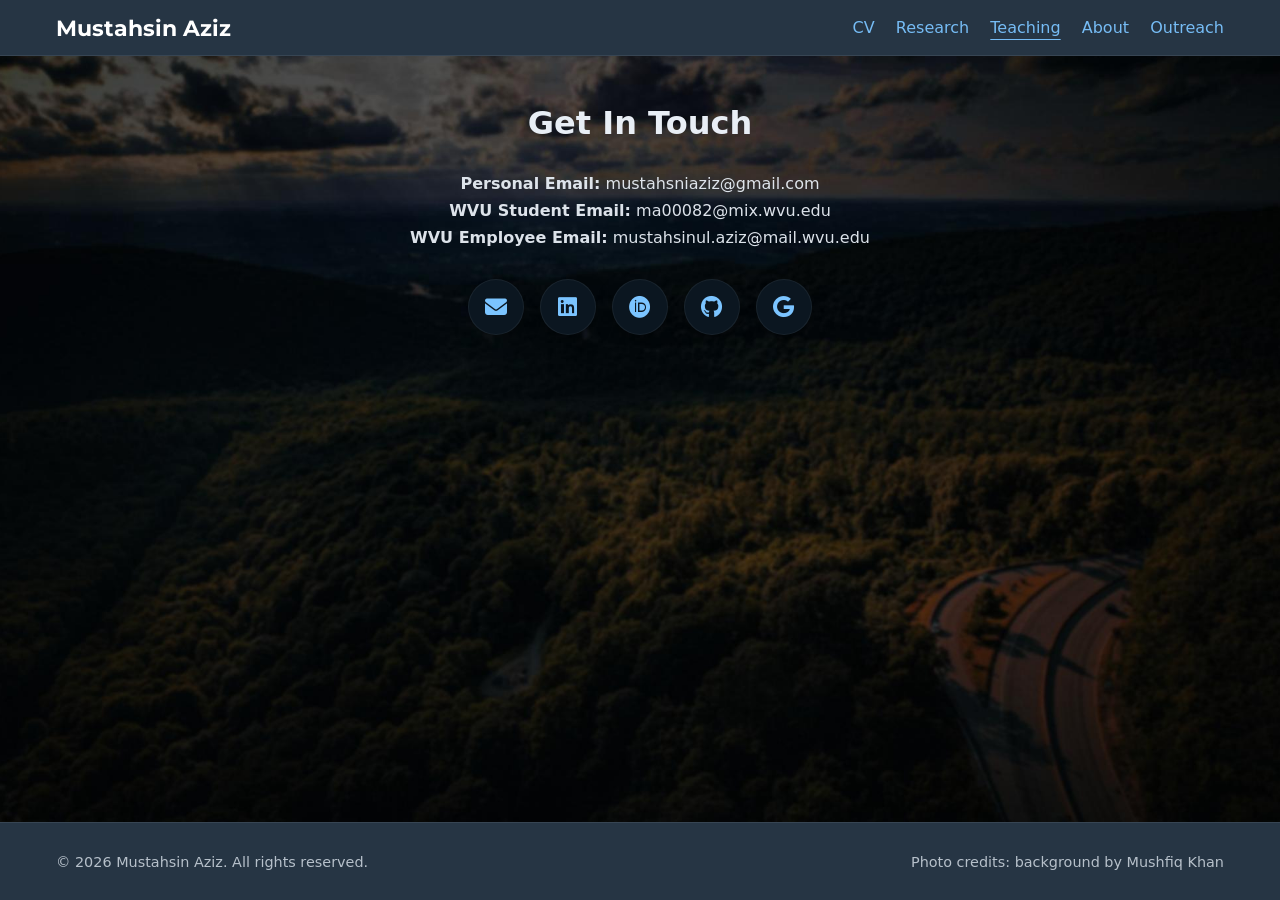
<file: teaching.html>
<!doctype html>
<html lang="en">
<head>
  <meta charset="utf-8">
  <meta name="viewport" content="width=device-width,initial-scale=1">
  <title>Contact — Mustahsin Aziz</title>
  <link rel="stylesheet" href="https://cdnjs.cloudflare.com/ajax/libs/font-awesome/6.5.1/css/all.min.css" 
        integrity="sha512-DTOQO9RWCH3ppGqcWaEA1BIZOC6xxalwEsw9c2QQeAIftl+Vegovlnee1c9QX4TctnWMn13TZye+giMm8e2LwA==" 
        crossorigin="anonymous" referrerpolicy="no-referrer" />
  <link rel="icon" href="/favicon.ico" sizes="any">
  <link rel="icon" type="image/png" href="/favicon.png" sizes="32x32">
  <link rel="apple-touch-icon" href="/apple-touch-icon.png">
  <link rel="stylesheet" href="assets/styles.css">
</head>
<body class="page-contact">

<header class="site-header">
  <nav class="nav">
    <a class="brand" href="index.html">Mustahsin Aziz</a>
    <div class="links">
      <a href="cv.html">CV</a>
      <a href="research.html">Research</a>
      <a href="teaching.html" aria-current="page">Teaching</a>
      <a href="about.html">About</a>
      <a href="blogs.html">Outreach</a>
    </div>
  </nav>
</header>

<main class="section">
  <h1>Get In Touch</h1>
  <ul class="contact-list">
    <li><strong>Personal Email:</strong> mustahsniaziz@gmail.com</li>
    <li><strong>WVU Student Email:</strong> ma00082@mix.wvu.edu</li>
    <li><strong>WVU Employee Email:</strong> mustahsinul.aziz@mail.wvu.edu</li>
  </ul>

  <div class="social" aria-label="Social links">
        <a class="social-btn" href="mailto:mustahsniaziz@gmail.com" title="Email">
          <i class="fa-solid fa-envelope"></i>
        </a>
        <a class="social-btn" href="https://www.linkedin.com/in/mustahsinaziz" target="_blank" rel="noopener" title="LinkedIn">
          <i class="fa-brands fa-linkedin"></i>
        </a>
        <a class="social-btn" href="https://orcid.org/0000-0001-7702-624X" target="_blank" rel="noopener" title="ORCID">
          <i class="fa-brands fa-orcid"></i>
        </a>
        <a class="social-btn" href="https://github.com/MustahsinAziz" target="_blank" rel="noopener" title="GitHub">
          <i class="fa-brands fa-github"></i>
        </a>
        <!-- Font Awesome doesn't have Google Scholar; using Google icon as before -->
        <a class="social-btn" href="https://scholar.google.com/citations?user=brQG7xMAAAAJ&hl=en" target="_blank" rel="noopener" title="Google Scholar">
          <i class="fa-brands fa-google"></i>
        </a>
      </div>

</main>

<footer class="site-footer">
  <div class="inner">
    <p class="small">© <span id="year"></span> Mustahsin Aziz. All rights reserved.</p>
    <p class="small">Photo credits: background by Mushfiq Khan</p>
  </div>
</footer>
<script src="assets/site.js"></script>

</body>
</html>
</file>
<file: assets/styles.css>
@import url('https://fonts.googleapis.com/css2?family=Montserrat:wght@700&display=swap');

/* ---------- Theme tokens ---------- */
:root{
  --bg:#0f1419;
  --bg-overlay: rgba(0,0,0,.45);
  --panel:#14202b;
  --card:#1a232d;
  --text:#e8eef5;
  --muted:#aab7c4;
  --link:#7bc4ff;
  --accent:#58a6ff;
  --ring:rgba(255,255,255,.06);

  /* layout helpers */
  --header-h:56px;            /* site header height */
  --subnav-h:36px;            /* pill subnav approx height */
  --menu-min-width: 220px;    /* mobile dropdown width */
  --landing-lift: 28px;       /* raise hero content upward */
}

/* ---------- Base reset & layout ---------- */
*{ box-sizing:border-box }
html, body{ height:100%; margin:0; padding:0 }
body{
  min-height:100%;
  display:flex;
  flex-direction:column;        /* sticky footer layout */
  background:var(--bg);
  color:var(--text);
  font-family: system-ui, -apple-system, "Segoe UI", Roboto, Inter, "Helvetica Neue", Arial, sans-serif;
}
main{ flex:1 }
img{ max-width:100%; display:block }
a{ color:var(--link); text-decoration:none }
a:hover{ text-decoration:underline }

/* ---------- Site header / nav ---------- */
.site-header{
  background:#263544;
  position:sticky; top:0; left:0; right:0;
  width:100%;
  z-index:500; /* bumped on mobile below */
  border-bottom:1px solid rgba(255,255,255,.08);
}
.nav{
  max-width:1200px;
  margin:0 auto;
  padding:.85rem 1rem;
  display:flex; align-items:center; justify-content:space-between;
}
.brand{
  font-family:"Montserrat",sans-serif;
  font-weight:700; font-size:1.4rem; color:#fff;
}
.links a{ margin-left:1rem; opacity:.95 }
.links a[aria-current="page"]{ text-decoration:underline; text-underline-offset:6px }

/* ---------- Backgrounds ---------- */
/* Landing */
.hero{
  position:relative;
  min-height:100vh;
  background:url('../images/hero.jpg') center/cover no-repeat;
  display:grid; place-items:center;
}
.hero-inner{ position:relative; text-align:center; z-index:1; padding:2rem 1rem; max-width:900px }

/* Other pages */
.page-portfolio,
.page-blogs,
.page-contact,
.page-cv{ background:url('../images/hero.jpg') center/cover fixed no-repeat; }

/* About page background image */
.page-about{ background:url('../assets/personal/IMG_5571.jpg') center -170px/cover fixed no-repeat; }

/* ---------- Hero content ---------- */
.hero .avatar{
  width:175px; height:200px; object-fit:cover;
  border-radius:50%; border:4px solid rgba(255,255,255,.85);
  margin:0 auto .55rem;
}
.hero h1{ font-size:3rem; margin:.25rem 0 .35rem }

.hero-tags{
  display:flex; flex-wrap:wrap; gap:.5rem .6rem;
  justify-content:center; align-items:center;
  margin-top:.65rem;
}

.hero-specialties{
  display:flex; flex-wrap:wrap; gap:.5rem .6rem;
  justify-content:center; align-items:center;
  margin-top:1.25rem;
  position:relative; width:fit-content; margin-left:auto; margin-right:auto; padding:.25rem .5rem;
}
.hero-specialties::before{
  content:""; position:absolute; inset:-10px -16px;
  background:rgba(8,12,16,.55); border-radius:18px; filter:blur(8px); z-index:-1;
}

/* Designations */
.hero-designation{
  margin:.8rem 0 0; text-align:center; font-size:1.05rem; color:#fff; text-shadow:0 1px 2px rgba(0,0,0,.4);
  position:relative; width:fit-content; margin-left:auto; margin-right:auto; padding:.25rem .5rem;
}
.hero-designation::before{
  content:""; position:absolute; inset:-8px -14px; background:rgba(8,12,16,.55);
  border-radius:18px; filter:blur(8px); z-index:-1;
}

/* Chips */
.chip{
  display:inline-flex; align-items:center;
  padding:.35rem .7rem; border-radius:999px;
  font-size:.95rem; font-weight:600;
  background:rgba(20,32,43,.9);
  border:1px solid rgba(255,255,255,.12);
  color:#eaf2ff; box-shadow:0 6px 16px rgba(0,0,0,.25);
}
.chip--sm{ font-size:.92rem; padding:.32rem .68rem }
.chip.ghost{ background:rgba(255,255,255,.38); border:1px solid rgba(255,255,255,.48); color:#fff; box-shadow:0 6px 16px rgba(0,0,0,.32) }
.hero-specialties .label{ margin-right:.4rem; font-size:.95rem; font-weight:700; letter-spacing:.02em; color:#cfe2ff; opacity:.95 }

/* Meta (location + email) */
.meta{ margin-top:2rem }
.hero .meta{
  display:flex; justify-content:center; align-items:center; flex-wrap:wrap;
  gap:.5rem; margin-top:.75rem; margin-bottom:2rem;
}
/* divider between location and email (no HTML change needed) */
.hero .meta span + span{
  position:relative; padding-left:.85rem; margin-left:.35rem;
}
.hero .meta span + span::before{
  content:""; position:absolute; left:0; top:50%; transform:translateY(-50%);
  width:1px; height:16px; background:rgba(255,255,255,.35);
}
/* email icon in front of address (uses Font Awesome already loaded in index) */
.hero .email a{
  position:relative; padding-left:1.25rem; white-space:nowrap;
}
.hero .email a::before{
  content:"\f0e0"; /* envelope */
  font-family:"Font Awesome 6 Free"; font-weight:900;
  position:absolute; left:0; top:50%; transform:translateY(-50%);
  font-size:.95rem; opacity:.9;
}

/* Intro panel below hero summary */
.intro-panel{
  max-width:900px;
  margin:1rem auto 0;
  padding:1rem 1.5rem;
  font-size:1rem;
  line-height:1.5;
}

/* ---------- Portfolio / Outreach sub-navs ---------- */
.subnav{
  position:sticky; top: 0px;
  z-index:300; /* sits above content but under header on mobile */
  display:flex; gap:1rem; justify-content:center; flex-wrap:wrap;
  padding:.6rem 1rem;
  background:rgba(20,32,43,.92);
  backdrop-filter:blur(4px);
  border-bottom:1px solid rgba(255,255,255,.08);
}
.subnav a{
  color:var(--text); text-decoration:none; font-weight:600;
  padding:.35rem .75rem; border-radius:999px; opacity:.9;
  transition:background .15s ease, opacity .15s ease, border-color .15s ease;
  border:1px solid transparent;
  background: rgba(12,18,24,.75);   /* match Outreach pill style */
}
.subnav a:hover{ background:rgba(255,255,255,.06); opacity:1 }
.subnav a.is-active{ background:rgba(255,255,255,.12); border:1px solid rgba(255,255,255,.18) }

/* Outreach tabs */
.blog-tabs{
  position: sticky; top:0;
  z-index: 300;
  display: flex; gap: 1rem; justify-content: center; flex-wrap:wrap;
  padding: .6rem 1rem;
  background: rgba(20,32,43,.92);
  backdrop-filter: blur(4px);
  border-bottom: 1px solid rgba(255,255,255,.08);
}
.blog-tabs a, .blog-tabs .tab-btn{
  color: var(--text); text-decoration: none; font-weight: 600;
  padding: .35rem .75rem; border-radius: 999px; opacity: .9;
  transition: background .15s ease, opacity .15s ease, border-color .15s ease;
  border: 1px solid transparent; background: rgba(12,18,24,.75);
}
.blog-tabs a:hover, .blog-tabs .tab-btn:hover{ background: rgba(255,255,255,.06); opacity: 1; }
.blog-tabs a.is-active, .blog-tabs .tab-btn.is-active{ background: rgba(255,255,255,.12); border: 1px solid rgba(255,255,255,.18); }

html{ scroll-behavior:smooth }
/* header (~56) + subnav (~32) ≈ 88px; keep anchor offset */
.anchor-section{ scroll-margin-top: 88px}

/* ---------- Social buttons ---------- */
.social{
  display:flex; gap:1rem; justify-content:center; align-items:center; margin-top:1rem;
}
.social-btn{
  width:56px; height:56px; display:grid; place-items:center;
  border-radius:50%; background:#0b1620; border:1px solid var(--ring);
  color:#text; box-shadow:0 6px 18px rgba(0,0,0,.25);
  transition:transform .15s ease, filter .15s ease, box-shadow .15s ease;
}
.social-btn i{ font-size:22px; line-height:1 }
.social-btn:hover{ transform:translateY(-2px); filter:brightness(1.1); box-shadow:0 10px 22px rgba(0,0,0,.32) }

/* ---------- Sections & cards ---------- */
.section{ max-width:1100px; margin:3rem auto; padding:0 1rem }
.section h1,.section h2{ margin:0 0 1rem }

/* Generic cards */
.grid{ display:grid; gap:1rem; grid-template-columns:repeat(auto-fill,minmax(280px,1fr)) }
.card{ background:var(--card); padding:1.25rem; border-radius:14px; border:1px solid var(--ring); box-shadow:0 10px 24px var(--ring) }
.card h3{ margin:.15rem 0 .35rem; font-size:1.15rem }
.muted{ color:var(--muted) }
.btn{ display:inline-block; background:var(--accent); color:#06111a; padding:.65rem 1rem; border-radius:10px; font-weight:700; box-shadow:0 6px 18px rgba(88,166,255,.2) }
.btn:hover{ text-decoration:none; filter:brightness(1.05) }
.link{ font-weight:600 }

/* Publications layout */
.pub-grid{ display:grid; gap:1rem; grid-template-columns:repeat(auto-fill,minmax(340px,1fr)) }
.pub-card{ background:var(--card); padding:1.25rem; border-radius:14px; border:1px solid var(--ring); display:flex; flex-direction:column; gap:.5rem }
.pub-title{ margin:0; font-size:1.05rem }
.pub-citation{ margin:0; color:var(--muted); font-style:italic }
.pub-abstract{ margin:.25rem 0 .75rem; color:#d7e2ec }
.pub-link{ margin-top:auto; font-weight:700 }

/* ---------- About page (overlay + text panel + gallery) ---------- */
.page-overlay{ position:relative; min-height:100%; background:transparent; display:flex; flex-direction:column; }
.page-overlay::after{ content:""; position:fixed; inset:0; background:rgba(0,0,0,0); pointer-events:none; transition:background .25s ease; z-index:0; }
.page-overlay.dark-overlay::after{ background:rgba(0,0,0,.90) }
.page-overlay > *{ position:relative; z-index:1 }

.about-section{ display:flex; justify-content:flex-end; align-items:center; padding:60px 20px; margin:20px; margin-bottom:24px; }
.about-text{ max-width:800px; padding:20px; background:linear-gradient(to right, rgba(44,62,80,.80), rgba(44,62,80,.90)); text-align:justify; border-radius:8px; border:1px solid rgba(255,255,255,.06); }
.about-text h2{ text-align:center; font-size:32px; margin:0 0 20px }
.about-text p{ font-size:16px; line-height:1.6; margin:0 0 15px }

.photo-gallery{ display:flex; flex-wrap:wrap; justify-content:center; gap:20px; margin:30px; }
.gallery-item{ position:relative; width:300px; height:200px; overflow:hidden; border-radius:8px; cursor:pointer; border:1px solid rgba(255,255,255,.06); box-shadow:0 10px 24px rgba(0,0,0,.2); }
.gallery-item.tall{ height:400px; order:0 }
.gallery-item:not(.tall){ height:200px; order:1 }
.gallery-item img{ width:100%; height:100%; object-fit:cover; transition:transform .3s ease-in-out }
.gallery-item:hover img{ transform:scale(1.1) }
.caption-box{ position:absolute; left:0; right:0; bottom:0; height:50%; background:rgba(0,0,0,.70); opacity:0; display:flex; align-items:center; justify-content:center; transition:opacity .25s ease-in-out; }
.gallery-item:hover .caption-box{ opacity:1 }
.caption-text{ font-size:16px; color:#fff; text-align:center }

/* Keep header/footer above overlay */
.site-header, .site-footer{ position:relative; z-index:2 }

/* ---------- Blogs (cards) ---------- */
.post-grid{ display:grid; gap:1.25rem; grid-template-columns:repeat(auto-fit,minmax(260px,1fr)) }
.post-card{ background:rgba(20,32,43,.85); border-radius:12px; overflow:hidden; border:1px solid rgba(255,255,255,.05); max-width:500px; margin:1rem auto; }
.post-media img{ width:100%; height:250px; object-fit:cover; display:block; }
.post-body{ padding:1rem }

/* ---------- Teaching page snippets ---------- */
.quote-card{
  background:rgba(20,32,43,.85);
  border:1px solid rgba(255,255,255,.1); border-radius:14px;
  padding:1.25rem 1.5rem; font-style:italic; line-height:1.6; color:#e0e0e0;
  box-shadow:0 2px 6px rgba(0,0,0,.3);
}
.quote-card blockquote{ margin:0; font-size:.95rem }
.quote-card .quote-source{ margin-top:.75rem; font-size:.85rem; font-style:normal; color:#aab7c4; text-align:right }

/* ---------- CV ---------- */
.cv-section{
  max-width:1100px; margin:2rem auto; padding:1rem;
  background:rgba(20,32,43,.85);
  border-radius:12px; border:1px solid rgba(255,255,255,.05);
}
.cv-section h1{ text-align:center; margin-bottom:1rem }
.cv-section a{ color:var(--link); font-weight:600; text-decoration:underline }
.cv-embed{ margin-top:1.5rem; border:1px solid rgba(255,255,255,.1); border-radius:8px; overflow:hidden }

/* ---------- Contact (legacy) ---------- */
.contact-list{ list-style:none; padding:0; margin:2rem 0; display:grid; gap:.5rem; justify-items:center }
.contact-list li{ opacity:.95 }
.icon-row{ display:flex; gap:1.25rem; justify-content:center; align-items:center; margin-top:1rem }
.icon{ width:44px; height:44px; border-radius:50%; display:grid; place-items:center; background:#0b1620; border:1px solid var(--ring) }
.page-contact h1 { text-align: center; margin-bottom: 1.5rem; }

/* ---------- Outreach cards ---------- */
.article-grid{ display:grid; gap:1rem; grid-template-columns: repeat(auto-fill, minmax(300px, 1fr)); }
.article-card{
  background: rgba(20,32,43,.85);
  border:1px solid rgba(255,255,255,.06);
  border-radius:14px; overflow:hidden;
  box-shadow:0 10px 24px rgba(0,0,0,.2);
  display:grid; grid-template-rows: auto 1fr;
  transition: transform .15s ease, box-shadow .15s ease;
}
.article-card:hover{ transform: translateY(-2px); box-shadow:0 14px 28px rgba(0,0,0,.28); }
.article-media{ display:block; aspect-ratio:16/9; overflow:hidden; background:#0b1620; }
.article-media img{ width:100%; height:100%; object-fit:cover; display:block; transition: transform .3s ease; }
.article-card:hover .article-media img{ transform: scale(1.05) }
.article-body{ padding: .9rem 1rem 1rem; }
.article-title{ font-size:1.05rem; margin:.1rem 0 .25rem; }
.article-title a{ color:#e8eef5; text-decoration:none }
.article-title a:hover{ text-decoration:underline }
.article-meta{ margin:0 0 .5rem; color:#aab7c4; font-size:.9rem }
.article-excerpt{ margin:0 0 .75rem; color:#d7e2ec; font-size:.95rem }
.article-link{ font-weight:700 }

/* ---------- Footer ---------- */
.site-footer{ border-top:1px solid rgba(255,255,255,.08); background:#263544; margin-top:3rem }
.site-footer .inner{ max-width:1200px; margin:0 auto; padding:1rem; color:#d0d9e2; display:flex; justify-content:space-between; flex-wrap:wrap; gap:.75rem }
.small{ font-size:.9rem; opacity:.85 }

/* ---------- Responsive ---------- */
@media (max-width:640px){
  .hero h1{ font-size:2.2rem }
}

/* ---------- Buttons (shared) ---------- */
.btn-card{
  display:inline-block;
  background: rgba(20,32,43,1);
  color: var(--link);
  padding: .65rem 1rem;
  border-radius: 10px;
  font-weight: 700;
  border: 1px solid rgba(255,255,255,.12);
  box-shadow: 0 6px 18px rgba(0,0,0,.25);
  transition: background .15s ease, transform .15s ease;
}
.btn-card:hover{ text-decoration:none; transform: translateY(-2px); }

/* ====================================================================== */
/* ============================ APPEND BEHAVIOR ========================== */
/* ====================================================================== */

/* Lift landing page content a bit */
.hero .hero-inner{ transform: translateY(calc(var(--landing-lift) * -1)); }

/* --- Teaching page tweaks --- */
#t-overview .teaching-intro{ text-align:left; margin-left:0; margin-right:auto; max-width:900px }
#t-overview .btn-card{ margin-top:.5rem }
.teaching-blurb{ margin-top:.35rem; max-width:900px; color:#d7e2ec }

/* Course list */
.course-list{ margin: .5rem 0 0 1.15rem; padding:0 }
.course-list > li{ margin: .4rem 0 1.1rem }
.course-list h3{ margin:0 0 .25rem; font-size:1.05rem }
.course-list ul{ list-style: circle; margin:.25rem 0 0 1.2rem; padding:0 }
.link-download{ color: var(--link); font-weight:600; text-decoration: underline; text-underline-offset: 3px }

/* Eval buttons row */
.eval-actions{ display:flex; gap:.75rem; flex-wrap:wrap; margin-top:1rem }
@media (max-width:640px){ .course-list{ margin-left:.95rem } }

/* Teaching page background + left-aligned titles */
.page-teaching{ background: url('../images/hero.jpg') center/cover fixed no-repeat; }
.page-teaching h1{ text-align:left; }

/* ---------- “Highlights” teaser tab on landing ---------- */
/* Requires: <a class="highlight-tab" href="#highlights">Highlights</a> inside .hero */
.highlight-tab{
  position:absolute; left:1rem; bottom:0;
  transform: translateY(50%); /* peeks out like a browser tab */
  display:inline-block;
  padding:.5rem .75rem;
  background: rgba(20,32,43,.95);
  color:#cfe2ff;
  border:1px solid rgba(255,255,255,.18);
  border-bottom-left-radius:10px; border-bottom-right-radius:10px;
  border-top-left-radius:10px; border-top-right-radius:10px;
  box-shadow:0 8px 18px rgba(0,0,0,.3);
  font-weight:700;
  z-index:3;
}
.highlight-tab:hover{ text-decoration:none; filter:brightness(1.05) }

/* Make the Highlights section title visually “catch” the tab style */
#highlights > h2{
  display:inline-block;
  background: rgba(20,32,43,.95);
  color:#e8eef5;
  padding:.4rem .7rem;
  border-radius:10px;
  border:1px solid rgba(255,255,255,.18);
}

/* Testimonials with accent rule (gold/amber line) */
.testimonials{
  display:grid;
  gap:1rem;
  max-width:900px;
}
.pull-quote{
  position:relative;
  margin:0;
  padding:.75rem 1rem .75rem 1.1rem;
  background: rgba(20,32,43,.85);
  border:1px solid rgba(255,255,255,.08);
  border-radius:12px;
  color:#e8eef5;
  line-height:1.7;
}
.pull-quote::before{
  content:"";
  position:absolute;
  left:0; top:0; bottom:0;
  width:4px;
  background: linear-gradient(180deg, #f4c056, #dca74a);
  border-top-left-radius:12px;
  border-bottom-left-radius:12px;
}

/* ---------- Keep Research subnav visible the whole page ---------- */
.page-portfolio .subnav{
  position: sticky;
  top: 0;          /* sit flush to the very top as you scroll */
  z-index: 300;    /* above content, below the header (header is 600 on mobile) */
}
/* ---------- Mobile header menu above subnav (Research/Outreach) ---------- */
@media (max-width:820px){
  .site-header{ z-index:400 }  /* ensure dropdown (links) is above subnav/blog-tabs */
  .subnav, .blog-tabs{ z-index:300 }
}

/* ---------- Mobile: collapsible subnav (Research) ---------- */
@media (max-width:820px){
  .page-portfolio .subnav{
    position:sticky; top:0;
    padding:.5rem 1rem;
    justify-content:center;
  }

  /* Closed: show trigger */
  .page-portfolio .subnav::after{
    content:"Sections ▾";
    display:inline-block;
    padding:.4rem .75rem;
    border-radius:999px;
    background: rgba(12,18,24,.95);
    border:1px solid rgba(255,255,255,.16);
    box-shadow:0 8px 18px rgba(0,0,0,.25);
    font-weight:700; color:#e8eef5;
    cursor:pointer; user-select:none;
  }

  /* Hide links until opened (no absolute positioning) */
  .page-portfolio .subnav a{ display:none; }

  /* Open: convert bar into a right-aligned white panel (like main nav / outreach) */
  .page-portfolio .subnav:hover,
  .page-portfolio .subnav:focus-within{
    display:inline-flex;
    flex-direction:column;
    align-items:stretch;
    background:#ffffff;
    color:#0b1620;
    border:1px solid rgba(0,0,0,.08);
    border-radius:12px;
    box-shadow:0 10px 24px rgba(0,0,0,.12);
    padding:6px 0;
    margin-left:auto;
    margin-right:1rem;
  }
  .page-portfolio .subnav:hover::after,
  .page-portfolio .subnav:focus-within::after{
    content:"Sections ▲";
    padding:10px 14px;
    background:transparent; border:none; box-shadow:none; color:#0b1620;
  }
  .page-portfolio .subnav:hover a,
  .page-portfolio .subnav:focus-within a{
    display:block;
    padding:10px 14px;
    color:#0b1620;
    white-space:nowrap;
    min-width:var(--menu-min-width);
  }
  .page-portfolio .subnav:hover a + a,
  .page-portfolio .subnav:focus-within a + a{
    border-top:1px solid #f1f5f9;
  }
}
/* ---------- Mobile: collapsible tabs (Outreach) — panel list like main nav ---------- */
@media (max-width:820px){
  .blog-tabs{
    position:sticky; top:0;
    padding:.5rem 1rem;
    justify-content:center;
  }

  /* Closed: show trigger */
  .blog-tabs::after{
    content:"Categories ▾";
    display:inline-block;
    padding:.4rem .75rem;
    border-radius:999px;
    background: rgba(12,18,24,.95);
    border:1px solid rgba(255,255,255,.16);
    box-shadow:0 8px 18px rgba(0,0,0,.25);
    font-weight:700; color:#e8eef5;
    cursor:pointer; user-select:none;
  }
  .blog-tabs .tab-btn{ display:none; }

  /* Open: convert tabs into a white dropdown panel aligned right */
  .blog-tabs:hover,
  .blog-tabs:focus-within{
    display:inline-flex;
    flex-direction:column;
    align-items:stretch;
    background:#ffffff;
    color:#0b1620;
    border:1px solid rgba(0,0,0,.08);
    border-radius:12px;
    box-shadow:0 10px 24px rgba(0,0,0,.12);
    padding:6px 0;
    margin-left:auto;
    margin-right:1rem;
  }
  .blog-tabs:hover::after,
  .blog-tabs:focus-within::after{
    content:"Categories ▲";
    padding:10px 14px;
    background:transparent;
    border:none;
    box-shadow:none;
    color:#0b1620;
  }
  .blog-tabs:hover .tab-btn,
  .blog-tabs:focus-within .tab-btn{
    display:block;
    padding:10px 14px;
    color:#0b1620;
    white-space:nowrap;
    min-width:var(--menu-min-width);
  }
  .blog-tabs .tab-btn + .tab-btn{ border-top:1px solid #f1f5f9 }
}

/* ---------- Mobile: collapsible subnav (Teaching) — panel list like main nav ---------- */
@media (max-width:820px){
  .page-teaching .subnav{
    position:sticky; top:0;
    padding:.5rem 1rem;
    justify-content:center;
  }

  /* Closed trigger */
  .page-teaching .subnav::after{
    content:"Sections ▾";
    display:inline-block;
    padding:.4rem .75rem;
    border-radius:999px;
    background: rgba(12,18,24,.95);
    border:1px solid rgba(255,255,255,.16);
    box-shadow:0 8px 18px rgba(0,0,0,.25);
    font-weight:700; color:#e8eef5;
    cursor:pointer; user-select:none;
  }
  .page-teaching .subnav a{ display:none; }

  /* Open panel */
  .page-teaching .subnav:hover,
  .page-teaching .subnav:focus-within{
    display:inline-flex;
    flex-direction:column;
    align-items:stretch;
    background:#ffffff;
    color:#0b1620;
    border:1px solid rgba(0,0,0,.08);
    border-radius:12px;
    box-shadow:0 10px 24px rgba(0,0,0,.12);
    padding:6px 0;
    margin-left:auto;
    margin-right:1rem;
  }
  .page-teaching .subnav:hover::after,
  .page-teaching .subnav:focus-within::after{
    content:"Sections ▲";
    padding:10px 14px;
    background:transparent; border:none; box-shadow:none; color:#0b1620;
  }
  .page-teaching .subnav:hover a,
  .page-teaching .subnav:focus-within a{
    display:block;
    padding:10px 14px;
    color:#0b1620;
    white-space:nowrap;
    min-width:var(--menu-min-width);
  }
  .page-teaching .subnav:hover a + a,
  .page-teaching .subnav:focus-within a + a{
    border-top:1px solid #f1f5f9;
  }
}


/* ---------- Mobile header burger (existing) ---------- */
/* (kept, but we ensure layering with z-index tweaks above) */
@media (max-width: 820px) {
  .site-header .nav{ position:relative }
  .nav .links{
    display:none;
    position:absolute;
    top:100%; right:0; z-index:1000;
    background:#ffffff; color:#0b1620;
    border:1px solid rgba(0,0,0,.08);
    box-shadow:0 10px 24px rgba(0,0,0,.12);
    border-radius:12px; padding:6px 0; min-width:var(--menu-min-width);
    flex-direction:column;
  }
  .nav:hover .links, .nav:focus-within .links{ display:flex }
  .nav .links a{ display:block; padding:10px 14px; color:#0b1620; text-decoration:none; white-space:nowrap }
  .nav .links a + a{ border-top:1px solid #f1f5f9 }
  .nav::after{
    content:"⋯"; display:inline-block; margin-left:auto; font-size:20px; line-height:1;
    padding:8px 12px; color:#fff; border:1px solid rgba(255,255,255,.18);
    background:rgba(255,255,255,.06); border-radius:10px; cursor:pointer; user-select:none;
  }
}

/* ==== Job Market Paper section (append-only) ============================ */
.jmp-intro{
  text-align:left;
  margin-left:0;
  margin-right:auto;

  /* === Research & Job Market Paper text blocks: wider, justified, aligned with titles === */
/* Research overview blurb */
#overview .intro-panel{
  /* fill the full .section width (1100px) instead of the old 900px cap */
  max-width: none;
  /* align left edge with the H1 */
  padding-left: 0;
  padding-right: 0;
  margin-left: 0;
  margin-right: 0;
  /* justify text for a clean column look */
  text-align: justify;
  text-justify: inter-word;
}

/* Job Market Paper abstract */
.jmp-intro{
  max-width: none;
  padding-left: 0;
  padding-right: 0;
  margin-left: 0;
  margin-right: 0;
  text-align: justify;
  text-justify: inter-word;
}

/* Optional: give the buttons a little breathing room when the text goes wider */
.jmp-section .btn-card,
#overview .btn-card{
  margin-top: .65rem;
}
  max-width:900px;   /* matches Research intro width */
}
.jmp-section .btn-card{ margin-top:.5rem }


/* === Teaching intro: wider, justified, aligned with title === */
.page-teaching #t-overview .teaching-intro,
.page-teaching #t-overview .teaching-blurb{
  max-width: none;      /* use full .section width (1100px) */
  margin-left: 0;
  margin-right: 0;
  padding-left: 0;
  padding-right: 0;
  text-align: justify;
  text-justify: inter-word;
}

/* small spacing tweak for the button under the intro */
.page-teaching #t-overview .btn-card{
  margin-top: .65rem;
}

/* (optional) on very narrow screens, avoid awkward spacing from justification */
@media (max-width: 560px){
  .page-teaching #t-overview .teaching-intro,
  .page-teaching #t-overview .teaching-blurb{
    text-align: left;
  }
}
/* === Research page: wider, justified, aligned with titles ================= */

/* Research overview blurb */
.page-portfolio #overview .intro-panel{
  max-width: none;           /* override 900px cap */
  margin: 1rem 0 0;          /* remove auto centering */
  padding: 0;                /* align flush with the H1 */
  text-align: justify;
  text-justify: inter-word;
}

/* Job Market Paper abstract — covers whichever markup you used */
.page-portfolio #jmp .intro-panel,
.page-portfolio #jmp .jmp-intro,
.page-portfolio #jmp > p{
  max-width: none;
  margin: .5rem 0 0;
  padding: 0;
  text-align: justify;
  text-justify: inter-word;
}

/* Optional: let just these two sections breathe a bit more on large screens */
@media (min-width:1200px){
  .page-portfolio #overview.section,
  .page-portfolio #jmp.section{
    max-width: 1240px;      /* bump over the site-wide 1100px container */
  }
}
</file>
